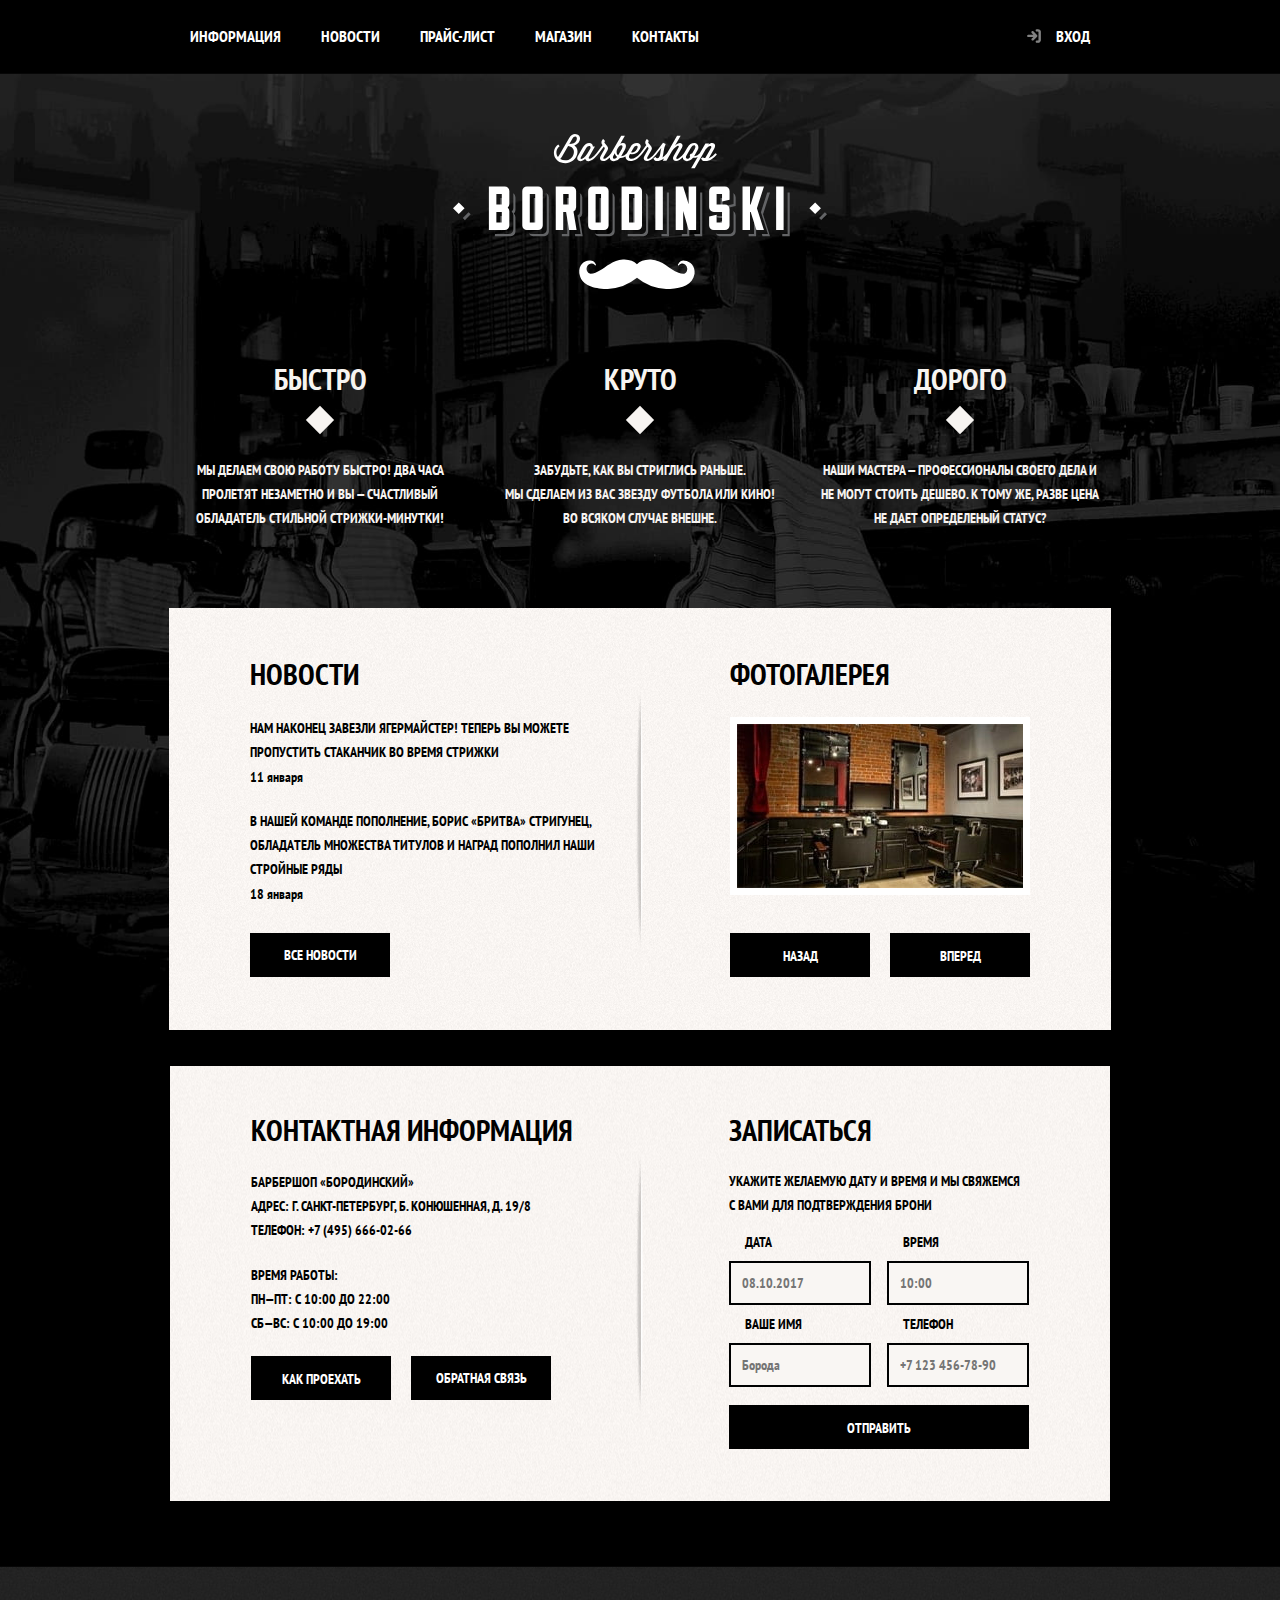
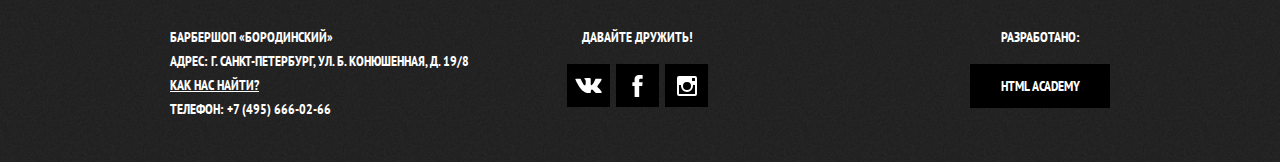
<file: index.html>
<!DOCTYPE html>
<html lang="ru">

<head>
    <meta charset="UTF-8">
    <meta name="Description" content="Барбершоп Borodinski предлагает услуги дорогой и суперстильной стрижки. Забудьте, как вы стриглись раньше. Мы сделаем из вас звезду футбола или кино! Во всяком случае внешне.">
    <title>Барбершоп Borodinski</title>

    <link rel="icon" type="image/svg+xml" href="favicon.svg">
    <link rel="stylesheet" href="css/style.css">
    <link href="https://fonts.googleapis.com/css2?family=PT+Sans+Narrow:wght@700&display=swap" rel="stylesheet">

</head>

<body>

    <header class="header">
        <div class="container">
            <nav class="header-nav">
                <ul class="nav-list">
                    <li class="nav-list__item">
                        <a class="nav-list__item-link" href="404.html">Информация</a>
                    </li>
                    <li class="nav-list__item">
                        <a class="nav-list__item-link" href="404.html">Новости</a>
                    </li>
                    <li class="nav-list__item">
                        <a class="nav-list__item-link" href="price.html">Прайс-лист</a>
                    </li>
                    <li class="nav-list__item">
                        <a class="nav-list__item-link" href="shop.html">Магазин</a>
                    </li>
                    <li class="nav-list__item">
                        <a class="nav-list__item-link" href="404.html">Контакты</a>
                    </li>
                    <li class="nav-list__item nav-list__item-login">
                        <a class="nav-list__item-link" href="404.html">
                            <svg class="icon-login" xmlns="http://www.w3.org/2000/svg" width="16" height="16">
                                <path d="M7.31 9.06l-.08.07-1.43 1.46a1.24 1.24 0 00-.23.32 1.17 1.17 0 00.19 1.33 1.15 1.15 0 00.95.37 1.18 1.18 0 00.79-.37l1.85-1.86 1.72-1.72a1.15 1.15 0 00.19-.27 1.11 1.11 0 00.12-.6 1 1 0 00-.21-.58c-.14-.17-.29-.32-.44-.48L7.34 3.34a1.1 1.1 0 00-1-.28 1.12 1.12 0 00-.7.41 1.14 1.14 0 00-.27.67 1.19 1.19 0 00.39 1l1.5 1.5.08.08H2.1a1.21 1.21 0 00-.72.42 1.15 1.15 0 00-.24 1 1.12 1.12 0 00.39.62 1.14 1.14 0 00.78.29h5zM12.51 8v3.93a.59.59 0 01-.26.5.67.67 0 01-.41.11h-1.27a1.18 1.18 0 00-.66.42 1.17 1.17 0 00.21 1.67 1.1 1.1 0 00.69.24h1a6 6 0 00.64 0 2.32 2.32 0 00.73-.24 3 3 0 00.62-.42 3.14 3.14 0 00.71-.86 2.88 2.88 0 00.35-1.42v-8.2a2.51 2.51 0 00-.26-.9 3.05 3.05 0 00-.88-1.07 2.88 2.88 0 00-1.78-.62h-1.32a1.15 1.15 0 00-.65.37 1.12 1.12 0 00-.31.73 1.1 1.1 0 00.18.67 1.13 1.13 0 001 .56h1.18a.62.62 0 01.55.56v3.94z"
                                fill="#fff" />
                                <path d="M7.31 9.06h-5a1.14 1.14 0 01-.78-.29 1.12 1.12 0 01-.39-.62 1.15 1.15 0 01.24-1 1.21 1.21 0 01.72-.45h5.24l-.08-.08-1.5-1.5a1.19 1.19 0 01-.39-1 1.14 1.14 0 01.27-.67 1.12 1.12 0 01.7-.41 1.1 1.1 0 011 .28l3.39 3.38c.15.15.3.31.44.48a1 1 0 01.21.58 1.11 1.11 0 01-.12.6 1.15 1.15 0 01-.19.27l-1.72 1.75-1.84 1.86a1.18 1.18 0 01-.79.37 1.15 1.15 0 01-.95-.37 1.17 1.17 0 01-.19-1.33 1.24 1.24 0 01.23-.32l1.43-1.44.08-.07z"
                                fill="#fff" />
                                <path d="M12.51 8V4.06a.62.62 0 00-.51-.57h-1.18a1.13 1.13 0 01-1-.56 1.1 1.1 0 01-.18-.67 1.12 1.12 0 01.36-.75 1.15 1.15 0 01.65-.37h1.32a2.88 2.88 0 011.78.62 3.05 3.05 0 01.85 1.04 2.51 2.51 0 01.26.9v8.2a2.88 2.88 0 01-.35 1.42 3.14 3.14 0 01-.71.86 3 3 0 01-.62.42 2.32 2.32 0 01-.73.24 5.94 5.94 0 01-.64 0h-1a1.1 1.1 0 01-.69-.24 1.17 1.17 0 01-.21-1.6 1.18 1.18 0 01.66-.42h1.27a.67.67 0 00.41-.11.59.59 0 00.26-.5V8.04z"
                                fill="#fff" />
                            </svg>
                            Вход
                        </a>
                    </li>
                </ul>
            </nav>
        </div>
    </header>

    <main class="index-main">
        <h1 class="visually-hidden">Барбершоп Borodinski</h1>

        <div class="logo">
            <div class="container">
                <img class="logo__image" src="img/svg/logo.svg" alt="Логотип барбершопа Borodinski" height="155">
            </div>
        </div>

        <section class="advantages">
            <div class="container">
                <h2 class="visually-hidden">Преимущества</h2>

                <ul class="advantages-list">
                    <li class="advantages-list__item">
                        <h3 class="advantages-list__item-header">Быстро</h3>
                        <p class="advantages-list__item-text">
                            Мы делаем свою работу быстро! Два часа пролетят незаметно и вы — счастливый обладатель стильной стрижки-минутки!
                        </p>
                    </li>
                    <li class="advantages-list__item">
                        <h3 class="advantages-list__item-header">Круто</h3>
                        <p class="advantages-list__item-text">
                            Забудьте, как вы стриглись раньше.
                            <br> Мы сделаем из вас звезду футбола или кино!
                            <br> Во всяком случае внешне.
                        </p>
                    </li>
                    <li class="advantages-list__item">
                        <h3 class="advantages-list__item-header">Дорого</h3>
                        <p class="advantages-list__item-text">
                            Наши мастера — профессионалы своего дела и
                            <br> не могут стоить дешево. К тому же, разве цена
                            <br> не дает определеный статус?
                        </p>
                    </li>
                </ul>
            </div>
        </section>

        <div class="container wrapper wrapper-first">
            <section class="news">
                <h2 class="news__header">Новости</h2>

                <ul class="news-list">
                    <li class="news-list__item">
                        <p class="news-list__item-text">
                            Нам наконец завезли ягермайстер! Теперь вы можете пропустить стаканчик во время стрижки
                        </p>
                        <p class="news-list__item-date">11 января</p>
                    </li>
                    <li class="news-list__item">
                        <p class="news-list__item-text">
                            В нашей команде пополнение, борис «бритва» стригунец, обладaтель множества титулов и наград пополнил наши стройные ряды
                        </p>
                        <p class="news-list__item-date">18 января</p>
                    </li>
                </ul>
                <a href="404.html" class="news__button button">Все новости</a>
            </section>

            <section class="gallery">
                <h2 class="gallery__header">Фотогалерея</h2>
                <div class="gallery__photo">
                    <img src="img/gallery_photo.jpg" alt="" class="photo__image">
                </div>
                <div class="gallery__button-wrapper">
                    <button type="button" class="gallery__button button">Назад</button>
                    <button type="button" class="gallery__button button">Вперед</button>
                </div>
            </section>
        </div>

        <div class="container wrapper wrapper-second">
            <section class="contacts">
                <h2 class="contacts__header">Контактная информация</h2>
                <p class="contacts__text">
                    Барбершоп «Бородинский»
                    <br> Адрес: г. Санкт-петербург, б. Конюшенная, д. 19/8
                    <br> Телефон: +7 (495) 666-02-66
                    <br>
                </p>
                <p class="contacts__text">
                    Время работы:
                    <br> Пн—пт: с 10:00 до 22:00
                    <br> Сб—вс: с 10:00 до 19:00
                    <br>
                </p>
                <div class="contacts__button-wrapper">
                    <button type="button" class="contacts__button map-button button">Как проехать</button>
                    <a href="404.html" class="contacts__button button">Обратная связь</a>
                </div>
            </section>

            <section class="feedback">
                <h2 class="feedback__header">Записаться</h2>
                <p class="feedback__text">
                    Укажите желаемую дату и время и мы свяжемся
                    <br> с вами для подтверждения брони
                </p>

                <form action="#" class="feedback-form">
                    <label class="feedback-form__label">
                        <span class="feedback-form__lable-text">Дата</span>
                        <br>
                        <input type="text" onfocus="(this.type='date')" onblur="if(this.value==''){this.type='text'}" class="feedback-form__input" placeholder="08.10.2017" required>
                        <br>
                    </label>
                    <label class="feedback-form__label">
                        <span class="feedback-form__lable-text">Время</span>
                        <br>
                        <input type="text" onfocus="(this.type='time')" onblur="if(this.value==''){this.type='text'}" class="feedback-form__input" placeholder="10:00" required>
                        <br>
                    </label>
                    <label class="feedback-form__label">
                        <span class="feedback-form__lable-text">Ваше имя</span>
                        <br>
                        <input type="text" class="feedback-form__input" placeholder="Борода" required>
                        <br>
                    </label>
                    <label class="feedback-form__label">
                        <span class="feedback-form__lable-text">Телефон</span>
                        <br>
                        <input type="tel" class="feedback-form__input" placeholder="+7 123 456-78-90" maxlength="12" required>
                        <br>
                    </label>
                    <button type="submit" class="feedback-form__button button">
                        Отправить
                    </button>
                </form>
            </section>
        </div>
    </main>

    <footer class="footer">
        <div class="container">
            <p class="footer__text">
                Барбершоп «Бородинский»
                <br> Адрес: г. Санкт-петербург, ул. Б. Конюшенная, д. 19/8
                <br>
                <span class="footer__text--underline">Как нас найти?</span>
                <br> Телефон: +7 (495) 666-02-66
                <br>
            </p>

            <div class="footer-socials">
                <p class="footer-socials__text">Давайте дружить!</p>
                <ul class="footer-socials__list">
                    <li class="footer-socials__item">
                        <a href="https://vk.com/" class="footer-socials__link">
                            <svg class="footer-socials__icon" xmlns="http://www.w3.org/2000/svg" width="27" height="15" viewBox="0 0 26.14 14.91">
                                <path d="M26 13.47l-.09-.17a13.55 13.55 0 0 0-2.6-3q-.87-.83-1.1-1.12A1 1 0 0 1 22 8a10.27 10.27 0 0 1 1.22-1.78l.88-1.16q2.35-3.13 2-4L26 .94a.8.8 0 0 0-.4-.22 2.14 2.14 0 0 0-.87 0h-3.92a.51.51 0 0 0-.27 0h-.3a.6.6 0 0 0-.15.14.93.93 0 0 0-.14.24 22.22 22.22 0 0 1-1.46 3.06q-.5.84-.93 1.46a7 7 0 0 1-.71.91 4.94 4.94 0 0 1-.52.47q-.23.18-.35.15l-.23-.05a.9.9 0 0 1-.31-.33 1.49 1.49 0 0 1-.16-.53V1.6a3.14 3.14 0 0 0 0-.62 2.12 2.12 0 0 0-.14-.44.73.73 0 0 0-.28-.33 1.57 1.57 0 0 0-.46-.18A9 9 0 0 0 12.57 0a8.93 8.93 0 0 0-3.25.33 1.83 1.83 0 0 0-.52.41q-.25.3-.07.33a1.67 1.67 0 0 1 1.16.59l.08.16a2.6 2.6 0 0 1 .19.63 6.32 6.32 0 0 1 .12 1 10.59 10.59 0 0 1 0 1.7q-.07.71-.13 1.1a2.21 2.21 0 0 1-.18.64 2.69 2.69 0 0 1-.16.3l-.07.07a1 1 0 0 1-.37.07.86.86 0 0 1-.46-.19 3.27 3.27 0 0 1-.56-.52 7 7 0 0 1-.66-.93q-.37-.6-.76-1.42l-.22-.39q-.2-.38-.56-1.11t-.62-1.43A.9.9 0 0 0 5.2.9h-.07a.93.93 0 0 0-.22-.16A1.44 1.44 0 0 0 4.6.65L.87.68A1 1 0 0 0 .1.94L0 1a.44.44 0 0 0 0 .22 1.08 1.08 0 0 0 .08.37Q.9 3.53 1.86 5.31t1.66 2.87Q4.23 9.27 5 10.24t1 1.24l.37.41.34.33a8.06 8.06 0 0 0 1 .78 16.34 16.34 0 0 0 1.4.9 7.6 7.6 0 0 0 1.79.72 6.19 6.19 0 0 0 2 .22h1.57a1.08 1.08 0 0 0 .72-.3l.05-.07a.9.9 0 0 0 .1-.25 1.38 1.38 0 0 0 0-.37 4.48 4.48 0 0 1 .09-1.05 2.77 2.77 0 0 1 .23-.71 1.74 1.74 0 0 1 .29-.4 1.19 1.19 0 0 1 .23-.2h.11a.86.86 0 0 1 .77.21 4.52 4.52 0 0 1 .83.79q.39.47.93 1.05a6.41 6.41 0 0 0 1 .87l.27.16a3.31 3.31 0 0 0 .71.3 1.53 1.53 0 0 0 .76.07l3.48-.05a1.58 1.58 0 0 0 .8-.17.68.68 0 0 0 .34-.37 1.06 1.06 0 0 0 0-.46 1.71 1.71 0 0 0-.1-.36z"
                                fill="#000" />
                            </svg>
                            <span class="visually-hidden">ВКонтакте</span>
                        </a>
                    </li>
                    <li class="footer-socials__item">
                        <a href="https://facebook.com" class="footer-socials__link">
                            <svg class="footer-socials__icon" xmlns="http://www.w3.org/2000/svg" width="19" height="22" viewBox="0 0 10.15 21.74">
                                <path d="M3.34 1.12A4.77 4.77 0 016.53 0h3.61v3.81H7.81a1.07 1.07 0 00-1.09.83v2.55h3.42a50.22 50.22 0 01-.41 3.67h-3v10.87H2.21V10.86H0V7.21h2.19V3.66a3.83 3.83 0 011.15-2.54z" fill="#000" />
                            </svg>
                            <span class="visually-hidden">Facebook</span>
                        </a>
                    </li>
                    <li class="footer-socials__item">
                        <a href="https://instagram.com/" class="footer-socials__link">
                            <svg class="footer-socials__icon" xmlns="http://www.w3.org/2000/svg" width="20" height="20">
                                <path d="M18 0H2a2 2 0 00-2 2v16a2 2 0 002 2h16a2 2 0 002-2V2a2 2 0 00-2-2zm-8 6a4 4 0 11-4 4 4 4 0 014-4zM2.5 18a.47.47 0 01-.5-.5V9h2.1a3.4 3.4 0 00-.1 1 6 6 0 1012 0 3.4 3.4 0 00-.1-1H18v8.5a.47.47 0 01-.5.5zM18 4.5a.47.47 0 01-.5.5h-2a.47.47 0 01-.5-.5v-2a.47.47 0 01.5-.5h2a.47.47 0 01.5.5z"
                                fill="#000" />
                            </svg>
                            <span class="visually-hidden">Instagram</span>
                        </a>
                    </li>
                </ul>
            </div>

            <div class="footer-authors">
                <p class="footer-authors__text">
                    Разработано:
                    <br>
                    <a href="https://htmlacademy.ru/" class="footer-authors__link button">
              HTML Academy
            </a>
                </p>
            </div>
        </div>
    </footer>

    <div class="backing"></div>

    <section class="login">
        <h2 class="login__heading">Личный кабинет</h2>
        <p class="login__text">
            Введите пожалуйста свой логин и пароль
        </p>
        <form action="#" class="login-form">
            <label>
                <span class="visually-hidden">Логин:</span>
                <input type="text" class="login-form__input-text login-form__input-login" placeholder="Логин" required>
            </label>
            <br>
            <label>
                <span class="visually-hidden">Пароль:</span>
                <input type="password" class="login-form__input-text login-form__input-pass" placeholder="Пароль" required>
            </label>
            <br>
            <div class="login-form__wrapper">
                <label>
                    <input type="checkbox" class="login-form__input-check">
                    <span class="login-form__input-check-text">Запомните меня</span>
                </label>
                <a href="404.html" class="login-form__link">Я забыл пароль!</a>
            </div>
            <button class="login-form__button button">Войти</button>
        </form>
        <button type="button" class="modal-close close-login" aria-label="Закрыть модальное окно"></button>
    </section>

    <section class="modal-map">
        <h2 class="visually-hidden">Как до нас добраться</h2>
        <img src="img/map.jpg" alt="Карта местности, Большая Конюшенная улица, дом 19" class="map__image visually-hidden">
        <iframe src="https://www.google.com/maps/embed?pb=!1m18!1m12!1m3!1d1998.5991043651638!2d30.32089461615038!3d59.93879418187617!2m3!1f0!2f0!3f0!3m2!1i1024!2i768!4f13.1!3m3!1m2!1s0x4696310fca5ba729%3A0xea9c53d4493c879f!2z0JHQvtC70YzRiNCw0Y8g0JrQvtC90Y7RiNC10L3QvdCw0Y8g0YPQuy4sIDE5LCDQodCw0L3QutGCLdCf0LXRgtC10YDQsdGD0YDQsywgMTkxMTg2!5e0!3m2!1sru!2sru!4v1599695186464!5m2!1sru!2sru"
        width="766" height="560" style="border:0;" allowfullscreen="" aria-hidden="false" tabindex="0"></iframe>
        <button type="button" class="modal-close close-map" aria-label="Закрыть модальное окно"></button>
    </section>

    <script src="js/modals.js"></script>
</body>

</html>
</file>
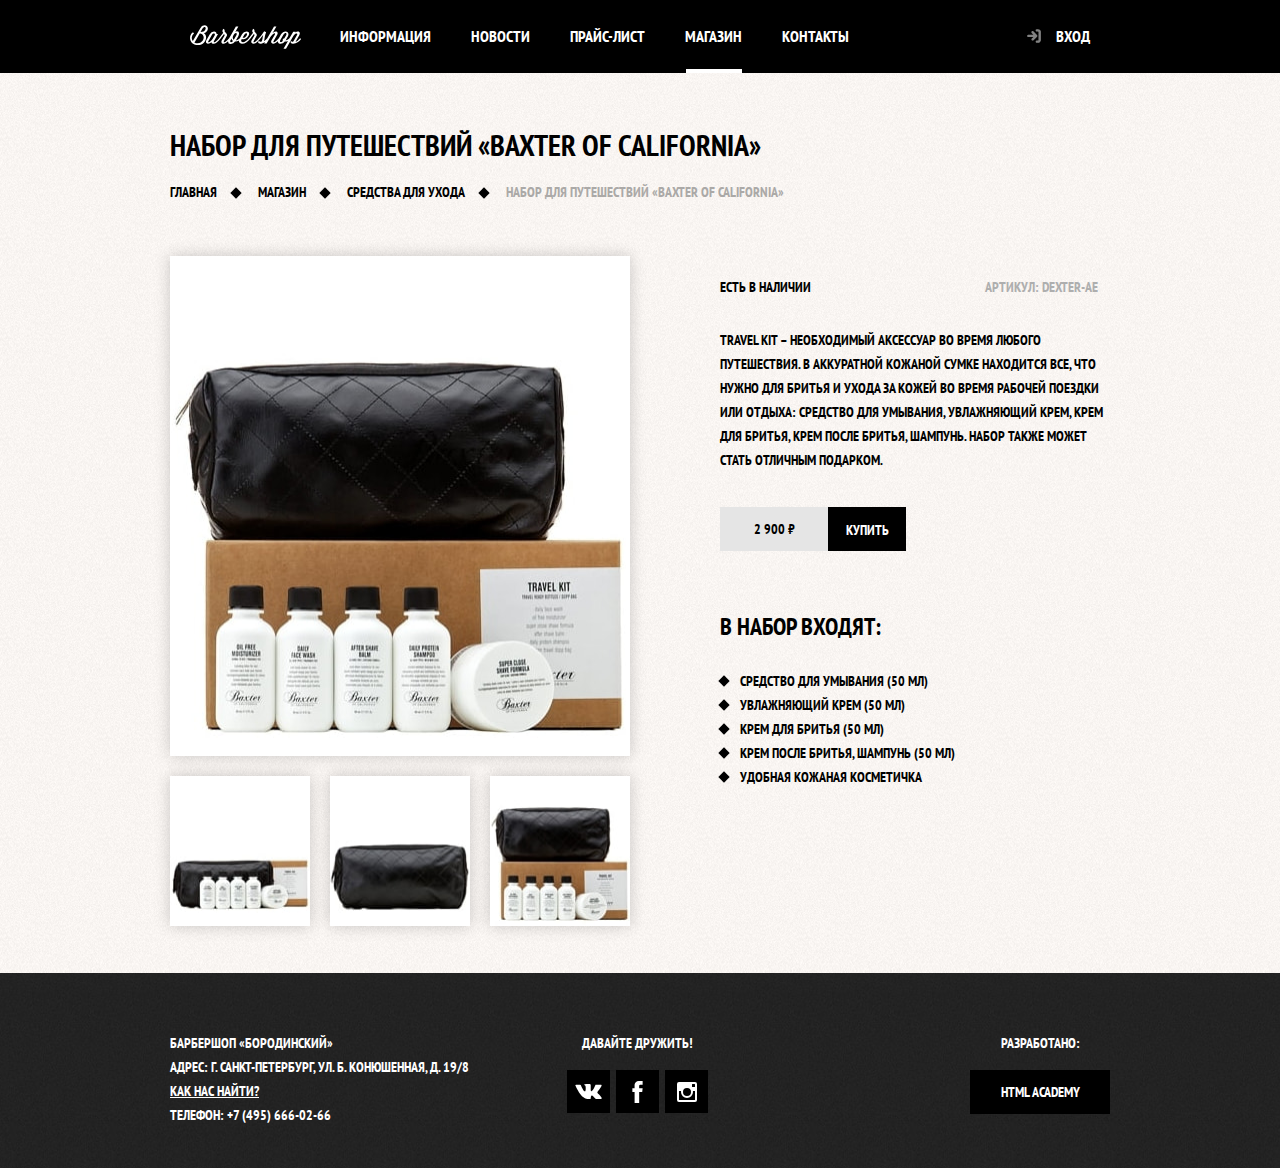
<file: item.html>
<!DOCTYPE html>
<html lang="ru">

<head>
    <meta charset="UTF-8">
    <meta name="Description" content="Travel kit – необходимый аксессуар во время любого путешествия. В аккуратной кожаной сумке находится все, что нужно для бритья и ухода за кожей во время рабочей поездки или отдыха: средство для умывания, увлажняющий крем, крем для бритья, крем после бритья, шампунь. Набор также может стать отличным подарком.">
    <title>Набор для путешествий «Baxter of California»</title>

    <link rel="icon" type="image/svg+xml" href="favicon.svg">
    <link rel="stylesheet" href="css/style.css">
    <link href="https://fonts.googleapis.com/css2?family=PT+Sans+Narrow:wght@700&display=swap" rel="stylesheet">

</head>

<body>
    <header class="header">
        <div class="container">
            <nav class="header-nav">
                <ul class="nav-list">
                    <li class="nav-list__item">
                        <a class="nav-list__item-link nav-list__item-logo" href="index.html">
                            <svg xmlns="http://www.w3.org/2000/svg" width="111" height="24" aria-label="Главная">
                                <path d="M13.93 8.17c5-1.67 5.34-7.88.45-7.88a5.06 5.06 0 00-4.06 2.88l-6.6 11.42A9.54 9.54 0 012.77 16 5.24 5.24 0 014 8.62L3 7.37c-5.14 3.28-3.63 12.75 5 12.75 7.26 0 10.66-8.81 5.93-11.95zM7.87 18.23a7.06 7.06 0 01-3.54-.85 12.72 12.72 0 001.23-1.75l4.13-7.15.66.07c5.76 1.21 3.47 9.68-2.48 9.68zM10.51 7l2-3.4c1.79-3.09 4.08-1.27 2.85 1C14.41 6.45 13 7 10.51 7z"
                                fill="#000" />
                                <path d="M110.08 13.37l-.17.19a11.55 11.55 0 01-4.49 3.44c.4-.64.71-1.32 1-1.84l2.71-4.65c2.29-3.89-1.42-5.19-3.92-2.95l.5-.85h-2.46l-3.84 6.66-.17.19a5.29 5.29 0 01-3.71 1.82l2.32-4c1.49-2.57.12-5-2.2-5-1.89 0-3.35.76-4.77 3.21l-1.2 2.1-1 1.72-.13.15c-1.77 2.05-3.49 3.68-4.58 3.68-.54 0-.85-.38-.28-1.34l3.54-6.21c1.06-1.87 0-3.21-1.32-3.21a5 5 0 00-3.42 1.87l3.92-6.82H84L77.13 13.4l-.14.16A15.28 15.28 0 0174 16.22c.78-2.34.62-5.92 2.13-9.07l-1.85-1c-1 1.39-3.23 4.6-5.45 7.2l-.17.19c-1.77 2.05-3.49 3.68-4.58 3.68-.54 0-.85-.38-.28-1.34l2.46-4.3a2.51 2.51 0 00-.35-3.33l-1.34-1.63a1 1 0 01.14-1.42l-1.27-1.39C62 5.06 61.92 6.45 62.8 7.59l.21.28c-1.09 1.53-2.55 3.61-4.15 5.5l-.17.19c-1.77 2.05-4 3.68-5.76 3.68-1.51 0-2.41-.94-1.28-2.93l.24-.42c1.58.66 4.56.35 6.4-2.83l.35-.61c1.32-2.27 0-4-2-4a5.19 5.19 0 00-4.6 2.83l-2.34 4.11-.15.17a5.24 5.24 0 01-3.71 1.82l2.31-4a6 6 0 00.92-2.81 2.1 2.1 0 00-2.22-2.2 2.86 2.86 0 00-1.6.54l3.12-5.41h-2.5L39 13.41l-.13.15c-1.77 2.05-3.49 3.68-4.58 3.68-.54 0-.85-.38-.28-1.34l2.45-4.3a2.51 2.51 0 00-.35-3.33l-1.38-1.65a1 1 0 01.14-1.42L33.6 3.81c-1.39 1.25-1.51 2.64-.6 3.78l.21.28c-1.09 1.53-2.55 3.61-4.15 5.5l-.17.19c-1.77 2.05-3.49 3.68-4.58 3.68-.54 0-.85-.38-.28-1.34L28 9h-1.43A2.55 2.55 0 0024 6.48a5.45 5.45 0 00-4.2 2.83l-3.44 5.95c-1 1.82-.31 3.49 1.68 3.49a6 6 0 003.4-1.6 1.9 1.9 0 002.13 1.6c2 0 4.36-2.17 6.4-4.53C31.13 12.85 32 11.62 34 9l.32.4a1.21 1.21 0 01.14 1.39l-2.6 4.51c-1 1.82-.31 3.49 1.68 3.49 1.43 0 3-1.07 4.51-2.52a2.58 2.58 0 002.83 2.62 5.43 5.43 0 004.18-2.29 4.16 4.16 0 00.54 0 7.2 7.2 0 003.26-1c-.13 1.77 1.16 3.12 3.33 3.12 2.79 0 5.55-2.17 7.58-4.53 1.18-1.37 2.1-2.6 4.06-5.26l.33.4a1.21 1.21 0 01.14 1.39l-2.6 4.51c-1 1.82-.31 3.49 1.68 3.49s4.36-2.17 6.4-4.53c1.39-1.6 2.62-3.33 3.49-4.48-1 2.55-.45 7.13-2.78 7.13a1.37 1.37 0 01-1.16-.9l-1.53.8a2.67 2.67 0 002.68 2 6.65 6.65 0 00.68 0h.07A8.61 8.61 0 0075 17.06l-.84 1.47h2.48L80.38 12c3.78-4.74 5.46-4.13 4.39-2.31l-3.19 5.55c-1 1.81-.3 3.49 1.68 3.49 1.43 0 3-1.07 4.52-2.53 0 3.13 4.34 3.74 7 .38h.54A6.77 6.77 0 0098 16l-4.47 7.75H96l7.34-12.77c2.74-3.73 4.46-2.36 3.82-1.25l-3.71 6.42a1 1 0 01-1.77 0l-1.39.66a2.67 2.67 0 002.69 2h.14c3.56-.07 5.9-2.2 7.91-4.53a1.54 1.54 0 00-.95-.91zm-55.9-3.45c1.42-2.43 3.92-2 2.45.52l-.35.61c-1.18 2-2.76 2-3.68 1.63zm-31.46 3.87c-1.49 2.34-3 3.45-4 3.45-.54 0-.85-.38-.28-1.34l3.42-6c1.32-2.29 3.94-1.7 2.74.52zm18.48 3.35a.92.92 0 01-1-.94 2.76 2.76 0 01.43-1.27l.87-1.51A3.61 3.61 0 0043.06 16a2.3 2.3 0 01-1.86 1.14zm2.57-2.38a2.65 2.65 0 01-1-2.22c0-1.75 1.7-4.6 3.09-4.6A.94.94 0 0146.75 9a3 3 0 01-.47 1.46zm50.42-1.23h-.12A1.45 1.45 0 0092.63 15a1.62 1.62 0 00.24.83c-1.16 2-4 1.6-2.5-.94l1.87-3.23 1.18-2c1.72-2.93 4.08-1.77 2.6.78z"
                                fill="#000" />
                            </svg>
                        </a>
                    </li>
                    <li class="nav-list__item">
                        <a class="nav-list__item-link" href="404.html">Информация</a>
                    </li>
                    <li class="nav-list__item">
                        <a class="nav-list__item-link" href="404.html">Новости</a>
                    </li>
                    <li class="nav-list__item">
                        <a class="nav-list__item-link" href="price.html">Прайс-лист</a>
                    </li>
                    <li class="nav-list__item">
                        <a class="nav-list__item-link nav-list__item--current" href="404.html">Магазин</a>
                    </li>
                    <li class="nav-list__item">
                        <a class="nav-list__item-link" href="404.html">Контакты</a>
                    </li>
                    <li class="nav-list__item nav-list__item-login">
                        <a class="nav-list__item-link" href="404.html">
                            <svg class="icon-login" xmlns="http://www.w3.org/2000/svg" width="16" height="16">
                                <path d="M7.31 9.06l-.08.07-1.43 1.46a1.24 1.24 0 00-.23.32 1.17 1.17 0 00.19 1.33 1.15 1.15 0 00.95.37 1.18 1.18 0 00.79-.37l1.85-1.86 1.72-1.72a1.15 1.15 0 00.19-.27 1.11 1.11 0 00.12-.6 1 1 0 00-.21-.58c-.14-.17-.29-.32-.44-.48L7.34 3.34a1.1 1.1 0 00-1-.28 1.12 1.12 0 00-.7.41 1.14 1.14 0 00-.27.67 1.19 1.19 0 00.39 1l1.5 1.5.08.08H2.1a1.21 1.21 0 00-.72.42 1.15 1.15 0 00-.24 1 1.12 1.12 0 00.39.62 1.14 1.14 0 00.78.29h5zM12.51 8v3.93a.59.59 0 01-.26.5.67.67 0 01-.41.11h-1.27a1.18 1.18 0 00-.66.42 1.17 1.17 0 00.21 1.67 1.1 1.1 0 00.69.24h1a6 6 0 00.64 0 2.32 2.32 0 00.73-.24 3 3 0 00.62-.42 3.14 3.14 0 00.71-.86 2.88 2.88 0 00.35-1.42v-8.2a2.51 2.51 0 00-.26-.9 3.05 3.05 0 00-.88-1.07 2.88 2.88 0 00-1.78-.62h-1.32a1.15 1.15 0 00-.65.37 1.12 1.12 0 00-.31.73 1.1 1.1 0 00.18.67 1.13 1.13 0 001 .56h1.18a.62.62 0 01.55.56v3.94z"
                                fill="#fff" />
                                <path d="M7.31 9.06h-5a1.14 1.14 0 01-.78-.29 1.12 1.12 0 01-.39-.62 1.15 1.15 0 01.24-1 1.21 1.21 0 01.72-.45h5.24l-.08-.08-1.5-1.5a1.19 1.19 0 01-.39-1 1.14 1.14 0 01.27-.67 1.12 1.12 0 01.7-.41 1.1 1.1 0 011 .28l3.39 3.38c.15.15.3.31.44.48a1 1 0 01.21.58 1.11 1.11 0 01-.12.6 1.15 1.15 0 01-.19.27l-1.72 1.75-1.84 1.86a1.18 1.18 0 01-.79.37 1.15 1.15 0 01-.95-.37 1.17 1.17 0 01-.19-1.33 1.24 1.24 0 01.23-.32l1.43-1.44.08-.07z"
                                fill="#fff" />
                                <path d="M12.51 8V4.06a.62.62 0 00-.51-.57h-1.18a1.13 1.13 0 01-1-.56 1.1 1.1 0 01-.18-.67 1.12 1.12 0 01.36-.75 1.15 1.15 0 01.65-.37h1.32a2.88 2.88 0 011.78.62 3.05 3.05 0 01.85 1.04 2.51 2.51 0 01.26.9v8.2a2.88 2.88 0 01-.35 1.42 3.14 3.14 0 01-.71.86 3 3 0 01-.62.42 2.32 2.32 0 01-.73.24 5.94 5.94 0 01-.64 0h-1a1.1 1.1 0 01-.69-.24 1.17 1.17 0 01-.21-1.6 1.18 1.18 0 01.66-.42h1.27a.67.67 0 00.41-.11.59.59 0 00.26-.5V8.04z"
                                fill="#fff" />
                            </svg>
                            Вход
                        </a>
                    </li>
                </ul>
            </nav>
        </div>
    </header>

    <main class="page-main">
        <div class="container">

            <header class="page-header">
                <h1 class="page__heading">Набор для путешествий «Baxter of California»</h1>

                <nav class="page-nav">
                    <ul class="page-navlist">
                        <li class="page-navlist__item">
                            <a href="index.html">Главная</a>
                        </li>
                        <li class="page-navlist__item">
                            <a href="shop.html">Магазин</a>
                        </li>
                        <li class="page-navlist__item">
                            <a href="shop.html">Средства для ухода</a>
                        </li>
                        <li class="page-navlist__item">
                            <a>Набор для путешествий «Baxter of California»</a>
                        </li>
                    </ul>
                </nav>
            </header>

            <div class="item-main">

                <div class="item-photo">
                    <img src="img/item_preview_big.jpg" alt="Фотография товара" class="item-photo__item item-photo__item-big">
                    <img src="img/item_preview_sm1.jpg" alt="Фотография товара" class="item-photo__item item-photo__item-small">
                    <img src="img/item_preview_sm2.jpg" alt="Фотография товара" class="item-photo__item item-photo__item-small">
                    <img src="img/item_preview_sm3.jpg" alt="Фотография товара" class="item-photo__item item-photo__item-small">
                </div>

                <section class="item-desc">

                    <h2 class="visually-hidden">Информация о товаре</h2>

                    <div class="desc__wrapper">
                        <p class="desc__stock">Есть в наличии</p>
                        <p class="desc__part-number">Артикул: dexter-ae</p>
                    </div>

                    <p class="desc__text">
                        Travel Kit – необходимый аксессуар во время любого путешествия. В аккуратной кожаной сумке находится все, что нужно для бритья и ухода за кожей во время рабочей поездки или отдыха: средство для умывания, увлажняющий крем, крем для бритья, крем после бритья,
                        шампунь. Набор также может стать отличным подарком.
                    </p>

                    <div class="desc__button-wrapper">
                        <p class="desc__price"><span class="visually-hidden">Цена: </span>2 900 ₽</p>
                        <button class="desc__button button">Купить</button>
                    </div>

                    <p class="desc-include__text">В набор входят:</p>
                    <ul class="include-list">
                        <li class="include-list__item">Средство для умывания (50 мл)</li>
                        <li class="include-list__item">Увлажняющий крем (50 мл)</li>
                        <li class="include-list__item">Крем для бритья (50 мл)</li>
                        <li class="include-list__item">Крем после бритья, шампунь (50 мл)</li>
                        <li class="include-list__item">Удобная кожаная косметичка</li>
                    </ul>
                </section>

            </div>

        </div>
    </main>

    <footer class="footer">
        <div class="container">
            <p class="footer__text">
                Барбершоп «Бородинский»
                <br> Адрес: г. Санкт-петербург, ул. Б. Конюшенная, д. 19/8
                <br>
                <span class="footer__text--underline">Как нас найти?</span>
                <br> Телефон: +7 (495) 666-02-66
                <br>
            </p>

            <div class="footer-socials">
                <p class="footer-socials__text">Давайте дружить!</p>
                <ul class="footer-socials__list">
                    <li class="footer-socials__item">
                        <a href="https://vk.com/" class="footer-socials__link">
                            <svg class="footer-socials__icon" xmlns="http://www.w3.org/2000/svg" width="27" height="15" viewBox="0 0 26.14 14.91">
                                <path d="M26 13.47l-.09-.17a13.55 13.55 0 0 0-2.6-3q-.87-.83-1.1-1.12A1 1 0 0 1 22 8a10.27 10.27 0 0 1 1.22-1.78l.88-1.16q2.35-3.13 2-4L26 .94a.8.8 0 0 0-.4-.22 2.14 2.14 0 0 0-.87 0h-3.92a.51.51 0 0 0-.27 0h-.3a.6.6 0 0 0-.15.14.93.93 0 0 0-.14.24 22.22 22.22 0 0 1-1.46 3.06q-.5.84-.93 1.46a7 7 0 0 1-.71.91 4.94 4.94 0 0 1-.52.47q-.23.18-.35.15l-.23-.05a.9.9 0 0 1-.31-.33 1.49 1.49 0 0 1-.16-.53V1.6a3.14 3.14 0 0 0 0-.62 2.12 2.12 0 0 0-.14-.44.73.73 0 0 0-.28-.33 1.57 1.57 0 0 0-.46-.18A9 9 0 0 0 12.57 0a8.93 8.93 0 0 0-3.25.33 1.83 1.83 0 0 0-.52.41q-.25.3-.07.33a1.67 1.67 0 0 1 1.16.59l.08.16a2.6 2.6 0 0 1 .19.63 6.32 6.32 0 0 1 .12 1 10.59 10.59 0 0 1 0 1.7q-.07.71-.13 1.1a2.21 2.21 0 0 1-.18.64 2.69 2.69 0 0 1-.16.3l-.07.07a1 1 0 0 1-.37.07.86.86 0 0 1-.46-.19 3.27 3.27 0 0 1-.56-.52 7 7 0 0 1-.66-.93q-.37-.6-.76-1.42l-.22-.39q-.2-.38-.56-1.11t-.62-1.43A.9.9 0 0 0 5.2.9h-.07a.93.93 0 0 0-.22-.16A1.44 1.44 0 0 0 4.6.65L.87.68A1 1 0 0 0 .1.94L0 1a.44.44 0 0 0 0 .22 1.08 1.08 0 0 0 .08.37Q.9 3.53 1.86 5.31t1.66 2.87Q4.23 9.27 5 10.24t1 1.24l.37.41.34.33a8.06 8.06 0 0 0 1 .78 16.34 16.34 0 0 0 1.4.9 7.6 7.6 0 0 0 1.79.72 6.19 6.19 0 0 0 2 .22h1.57a1.08 1.08 0 0 0 .72-.3l.05-.07a.9.9 0 0 0 .1-.25 1.38 1.38 0 0 0 0-.37 4.48 4.48 0 0 1 .09-1.05 2.77 2.77 0 0 1 .23-.71 1.74 1.74 0 0 1 .29-.4 1.19 1.19 0 0 1 .23-.2h.11a.86.86 0 0 1 .77.21 4.52 4.52 0 0 1 .83.79q.39.47.93 1.05a6.41 6.41 0 0 0 1 .87l.27.16a3.31 3.31 0 0 0 .71.3 1.53 1.53 0 0 0 .76.07l3.48-.05a1.58 1.58 0 0 0 .8-.17.68.68 0 0 0 .34-.37 1.06 1.06 0 0 0 0-.46 1.71 1.71 0 0 0-.1-.36z"
                                fill="#000" />
                            </svg>
                            <span class="visually-hidden">ВКонтакте</span>
                        </a>
                    </li>
                    <li class="footer-socials__item">
                        <a href="https://facebook.com" class="footer-socials__link">
                            <svg class="footer-socials__icon" xmlns="http://www.w3.org/2000/svg" width="19" height="22" viewBox="0 0 10.15 21.74">
                                <path d="M3.34 1.12A4.77 4.77 0 016.53 0h3.61v3.81H7.81a1.07 1.07 0 00-1.09.83v2.55h3.42a50.22 50.22 0 01-.41 3.67h-3v10.87H2.21V10.86H0V7.21h2.19V3.66a3.83 3.83 0 011.15-2.54z" fill="#000" />
                            </svg>
                            <span class="visually-hidden">Facebook</span>
                        </a>
                    </li>
                    <li class="footer-socials__item">
                        <a href="https://instagram.com/" class="footer-socials__link">
                            <svg class="footer-socials__icon" xmlns="http://www.w3.org/2000/svg" width="20" height="20">
                                <path d="M18 0H2a2 2 0 00-2 2v16a2 2 0 002 2h16a2 2 0 002-2V2a2 2 0 00-2-2zm-8 6a4 4 0 11-4 4 4 4 0 014-4zM2.5 18a.47.47 0 01-.5-.5V9h2.1a3.4 3.4 0 00-.1 1 6 6 0 1012 0 3.4 3.4 0 00-.1-1H18v8.5a.47.47 0 01-.5.5zM18 4.5a.47.47 0 01-.5.5h-2a.47.47 0 01-.5-.5v-2a.47.47 0 01.5-.5h2a.47.47 0 01.5.5z"
                                fill="#000" />
                            </svg>
                            <span class="visually-hidden">Instagram</span>
                        </a>
                    </li>
                </ul>
            </div>

            <div class="footer-authors">
                <p class="footer-authors__text">
                    Разработано:
                    <br>
                    <a href="https://htmlacademy.ru/" class="footer-authors__link button">
            HTML Academy
          </a>
                </p>
            </div>
        </div>
    </footer>

    <div class="backing"></div>

    <section class="login">
        <h2 class="login__heading">Личный кабинет</h2>
        <p class="login__text">
            Введите пожалуйста свой логин и пароль
        </p>
        <form action="#" class="login-form">
            <label>
                <span class="visually-hidden">Логин:</span>
                <input type="text" class="login-form__input-text login-form__input-login" placeholder="Логин" required>
            </label>
            <br>
            <label>
                <span class="visually-hidden">Пароль:</span>
                <input type="password" class="login-form__input-text login-form__input-pass" placeholder="Пароль" required>
            </label>
            <br>
            <div class="login-form__wrapper">
                <label>
                    <input type="checkbox" class="login-form__input-check">
                    <span class="login-form__input-check-text">Запомните меня</span>
                </label>
                <a href="404.html" class="login-form__link">Я забыл пароль!</a>
            </div>
            <button class="login-form__button button">Войти</button>
        </form>
        <button type="button" class="modal-close close-login" aria-label="Закрыть модальное окно"></button>
    </section>

    <script src="js/modals.js"></script>

</body>

</html>
</file>
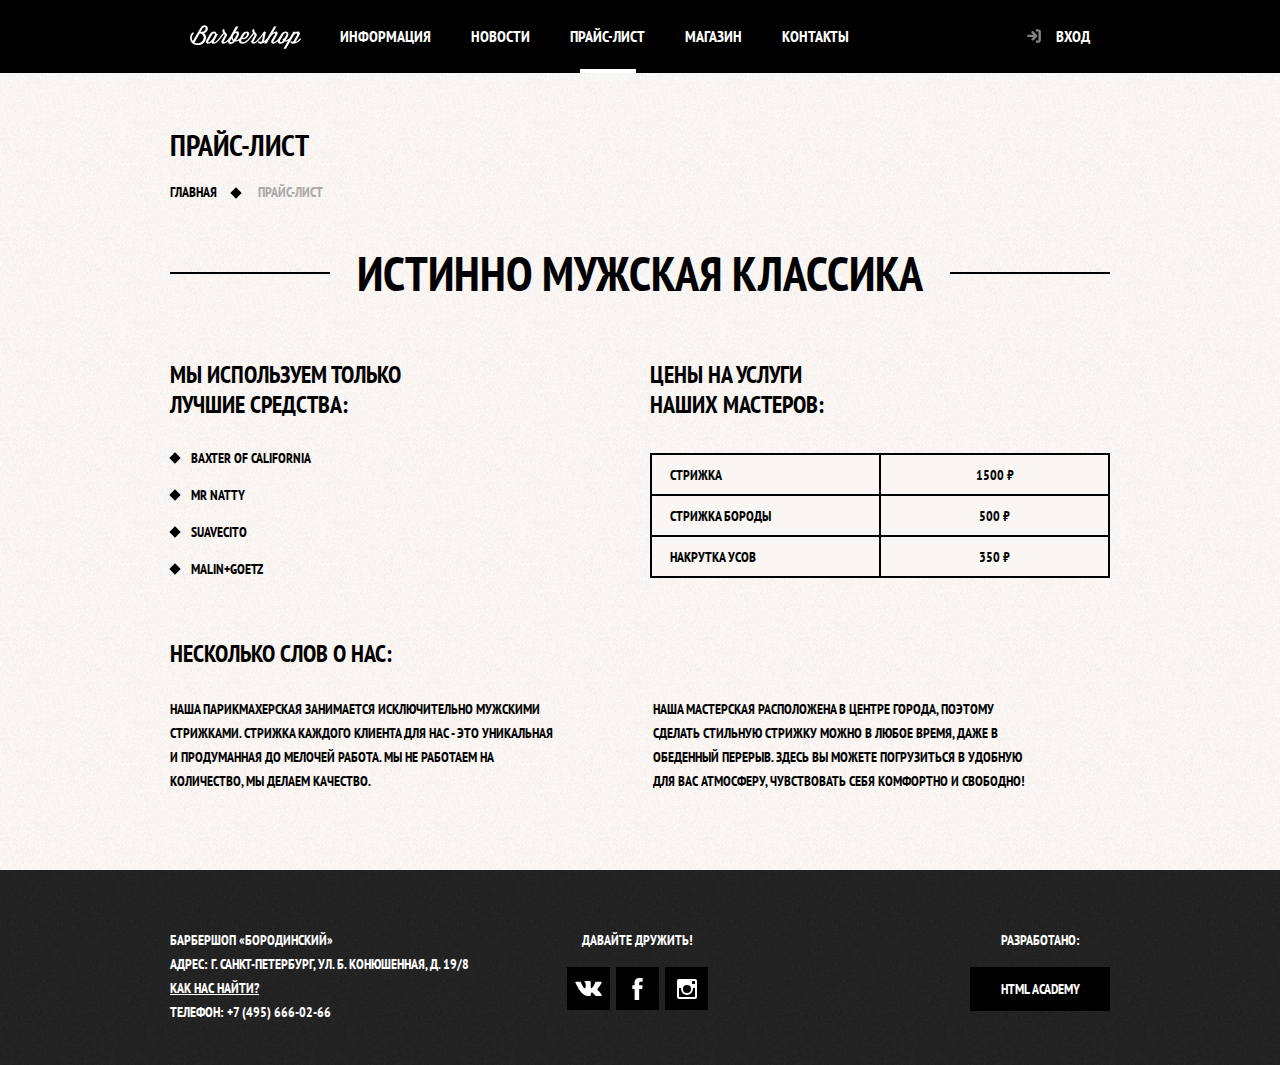
<file: price.html>
<!DOCTYPE html>
<html lang="ru">

<head>
    <meta charset="UTF-8">
    <meta name="Description" content="Прайс-лист лучшего в Питере салона стрижки. Высокие цены - высокий статус. Качество наше все.">
    <title>Прайс-Лист Borodinski</title>

    <link rel="icon" type="image/svg+xml" href="favicon.svg">
    <link rel="stylesheet" href="css/style.css">
    <link href="https://fonts.googleapis.com/css2?family=PT+Sans+Narrow:wght@700&display=swap" rel="stylesheet">

</head>

<body>
    <header class="header">
        <div class="container">
            <nav class="header-nav">
                <ul class="nav-list">
                    <li class="nav-list__item">
                        <a class="nav-list__item-link nav-list__item-logo" href="index.html">
                            <svg xmlns="http://www.w3.org/2000/svg" width="111" height="24" aria-label="Главная">
                                <path d="M13.93 8.17c5-1.67 5.34-7.88.45-7.88a5.06 5.06 0 00-4.06 2.88l-6.6 11.42A9.54 9.54 0 012.77 16 5.24 5.24 0 014 8.62L3 7.37c-5.14 3.28-3.63 12.75 5 12.75 7.26 0 10.66-8.81 5.93-11.95zM7.87 18.23a7.06 7.06 0 01-3.54-.85 12.72 12.72 0 001.23-1.75l4.13-7.15.66.07c5.76 1.21 3.47 9.68-2.48 9.68zM10.51 7l2-3.4c1.79-3.09 4.08-1.27 2.85 1C14.41 6.45 13 7 10.51 7z"
                                fill="#000" />
                                <path d="M110.08 13.37l-.17.19a11.55 11.55 0 01-4.49 3.44c.4-.64.71-1.32 1-1.84l2.71-4.65c2.29-3.89-1.42-5.19-3.92-2.95l.5-.85h-2.46l-3.84 6.66-.17.19a5.29 5.29 0 01-3.71 1.82l2.32-4c1.49-2.57.12-5-2.2-5-1.89 0-3.35.76-4.77 3.21l-1.2 2.1-1 1.72-.13.15c-1.77 2.05-3.49 3.68-4.58 3.68-.54 0-.85-.38-.28-1.34l3.54-6.21c1.06-1.87 0-3.21-1.32-3.21a5 5 0 00-3.42 1.87l3.92-6.82H84L77.13 13.4l-.14.16A15.28 15.28 0 0174 16.22c.78-2.34.62-5.92 2.13-9.07l-1.85-1c-1 1.39-3.23 4.6-5.45 7.2l-.17.19c-1.77 2.05-3.49 3.68-4.58 3.68-.54 0-.85-.38-.28-1.34l2.46-4.3a2.51 2.51 0 00-.35-3.33l-1.34-1.63a1 1 0 01.14-1.42l-1.27-1.39C62 5.06 61.92 6.45 62.8 7.59l.21.28c-1.09 1.53-2.55 3.61-4.15 5.5l-.17.19c-1.77 2.05-4 3.68-5.76 3.68-1.51 0-2.41-.94-1.28-2.93l.24-.42c1.58.66 4.56.35 6.4-2.83l.35-.61c1.32-2.27 0-4-2-4a5.19 5.19 0 00-4.6 2.83l-2.34 4.11-.15.17a5.24 5.24 0 01-3.71 1.82l2.31-4a6 6 0 00.92-2.81 2.1 2.1 0 00-2.22-2.2 2.86 2.86 0 00-1.6.54l3.12-5.41h-2.5L39 13.41l-.13.15c-1.77 2.05-3.49 3.68-4.58 3.68-.54 0-.85-.38-.28-1.34l2.45-4.3a2.51 2.51 0 00-.35-3.33l-1.38-1.65a1 1 0 01.14-1.42L33.6 3.81c-1.39 1.25-1.51 2.64-.6 3.78l.21.28c-1.09 1.53-2.55 3.61-4.15 5.5l-.17.19c-1.77 2.05-3.49 3.68-4.58 3.68-.54 0-.85-.38-.28-1.34L28 9h-1.43A2.55 2.55 0 0024 6.48a5.45 5.45 0 00-4.2 2.83l-3.44 5.95c-1 1.82-.31 3.49 1.68 3.49a6 6 0 003.4-1.6 1.9 1.9 0 002.13 1.6c2 0 4.36-2.17 6.4-4.53C31.13 12.85 32 11.62 34 9l.32.4a1.21 1.21 0 01.14 1.39l-2.6 4.51c-1 1.82-.31 3.49 1.68 3.49 1.43 0 3-1.07 4.51-2.52a2.58 2.58 0 002.83 2.62 5.43 5.43 0 004.18-2.29 4.16 4.16 0 00.54 0 7.2 7.2 0 003.26-1c-.13 1.77 1.16 3.12 3.33 3.12 2.79 0 5.55-2.17 7.58-4.53 1.18-1.37 2.1-2.6 4.06-5.26l.33.4a1.21 1.21 0 01.14 1.39l-2.6 4.51c-1 1.82-.31 3.49 1.68 3.49s4.36-2.17 6.4-4.53c1.39-1.6 2.62-3.33 3.49-4.48-1 2.55-.45 7.13-2.78 7.13a1.37 1.37 0 01-1.16-.9l-1.53.8a2.67 2.67 0 002.68 2 6.65 6.65 0 00.68 0h.07A8.61 8.61 0 0075 17.06l-.84 1.47h2.48L80.38 12c3.78-4.74 5.46-4.13 4.39-2.31l-3.19 5.55c-1 1.81-.3 3.49 1.68 3.49 1.43 0 3-1.07 4.52-2.53 0 3.13 4.34 3.74 7 .38h.54A6.77 6.77 0 0098 16l-4.47 7.75H96l7.34-12.77c2.74-3.73 4.46-2.36 3.82-1.25l-3.71 6.42a1 1 0 01-1.77 0l-1.39.66a2.67 2.67 0 002.69 2h.14c3.56-.07 5.9-2.2 7.91-4.53a1.54 1.54 0 00-.95-.91zm-55.9-3.45c1.42-2.43 3.92-2 2.45.52l-.35.61c-1.18 2-2.76 2-3.68 1.63zm-31.46 3.87c-1.49 2.34-3 3.45-4 3.45-.54 0-.85-.38-.28-1.34l3.42-6c1.32-2.29 3.94-1.7 2.74.52zm18.48 3.35a.92.92 0 01-1-.94 2.76 2.76 0 01.43-1.27l.87-1.51A3.61 3.61 0 0043.06 16a2.3 2.3 0 01-1.86 1.14zm2.57-2.38a2.65 2.65 0 01-1-2.22c0-1.75 1.7-4.6 3.09-4.6A.94.94 0 0146.75 9a3 3 0 01-.47 1.46zm50.42-1.23h-.12A1.45 1.45 0 0092.63 15a1.62 1.62 0 00.24.83c-1.16 2-4 1.6-2.5-.94l1.87-3.23 1.18-2c1.72-2.93 4.08-1.77 2.6.78z"
                                fill="#000" />
                            </svg>
                        </a>
                    </li>
                    <li class="nav-list__item">
                        <a class="nav-list__item-link" href="404.html">Информация</a>
                    </li>
                    <li class="nav-list__item">
                        <a class="nav-list__item-link" href="404.html">Новости</a>
                    </li>
                    <li class="nav-list__item">
                        <a class="nav-list__item-link nav-list__item--current">Прайс-лист</a>
                    </li>
                    <li class="nav-list__item">
                        <a class="nav-list__item-link" href="shop.html">Магазин</a>
                    </li>
                    <li class="nav-list__item">
                        <a class="nav-list__item-link" href="404.html">Контакты</a>
                    </li>
                    <li class="nav-list__item nav-list__item-login">
                        <a class="nav-list__item-link" href="404.html">
                            <svg class="icon-login" xmlns="http://www.w3.org/2000/svg" width="16" height="16">
                                <path d="M7.31 9.06l-.08.07-1.43 1.46a1.24 1.24 0 00-.23.32 1.17 1.17 0 00.19 1.33 1.15 1.15 0 00.95.37 1.18 1.18 0 00.79-.37l1.85-1.86 1.72-1.72a1.15 1.15 0 00.19-.27 1.11 1.11 0 00.12-.6 1 1 0 00-.21-.58c-.14-.17-.29-.32-.44-.48L7.34 3.34a1.1 1.1 0 00-1-.28 1.12 1.12 0 00-.7.41 1.14 1.14 0 00-.27.67 1.19 1.19 0 00.39 1l1.5 1.5.08.08H2.1a1.21 1.21 0 00-.72.42 1.15 1.15 0 00-.24 1 1.12 1.12 0 00.39.62 1.14 1.14 0 00.78.29h5zM12.51 8v3.93a.59.59 0 01-.26.5.67.67 0 01-.41.11h-1.27a1.18 1.18 0 00-.66.42 1.17 1.17 0 00.21 1.67 1.1 1.1 0 00.69.24h1a6 6 0 00.64 0 2.32 2.32 0 00.73-.24 3 3 0 00.62-.42 3.14 3.14 0 00.71-.86 2.88 2.88 0 00.35-1.42v-8.2a2.51 2.51 0 00-.26-.9 3.05 3.05 0 00-.88-1.07 2.88 2.88 0 00-1.78-.62h-1.32a1.15 1.15 0 00-.65.37 1.12 1.12 0 00-.31.73 1.1 1.1 0 00.18.67 1.13 1.13 0 001 .56h1.18a.62.62 0 01.55.56v3.94z"
                                fill="#fff" />
                                <path d="M7.31 9.06h-5a1.14 1.14 0 01-.78-.29 1.12 1.12 0 01-.39-.62 1.15 1.15 0 01.24-1 1.21 1.21 0 01.72-.45h5.24l-.08-.08-1.5-1.5a1.19 1.19 0 01-.39-1 1.14 1.14 0 01.27-.67 1.12 1.12 0 01.7-.41 1.1 1.1 0 011 .28l3.39 3.38c.15.15.3.31.44.48a1 1 0 01.21.58 1.11 1.11 0 01-.12.6 1.15 1.15 0 01-.19.27l-1.72 1.75-1.84 1.86a1.18 1.18 0 01-.79.37 1.15 1.15 0 01-.95-.37 1.17 1.17 0 01-.19-1.33 1.24 1.24 0 01.23-.32l1.43-1.44.08-.07z"
                                fill="#fff" />
                                <path d="M12.51 8V4.06a.62.62 0 00-.51-.57h-1.18a1.13 1.13 0 01-1-.56 1.1 1.1 0 01-.18-.67 1.12 1.12 0 01.36-.75 1.15 1.15 0 01.65-.37h1.32a2.88 2.88 0 011.78.62 3.05 3.05 0 01.85 1.04 2.51 2.51 0 01.26.9v8.2a2.88 2.88 0 01-.35 1.42 3.14 3.14 0 01-.71.86 3 3 0 01-.62.42 2.32 2.32 0 01-.73.24 5.94 5.94 0 01-.64 0h-1a1.1 1.1 0 01-.69-.24 1.17 1.17 0 01-.21-1.6 1.18 1.18 0 01.66-.42h1.27a.67.67 0 00.41-.11.59.59 0 00.26-.5V8.04z"
                                fill="#fff" />
                            </svg>
                            Вход
                        </a>
                    </li>
                </ul>
            </nav>
        </div>
    </header>

    <main class="page-main">
        <div class="container">

            <header class="page-header">
                <h1 class="page__heading">Прайс-Лист</h1>

                <nav class="page-nav">
                    <ul class="page-navlist">
                        <li class="page-navlist__item">
                            <a href="index.html">Главная</a>
                        </li>
                        <li class="page-navlist__item">
                            <a>Прайс-лист</a>
                        </li>
                    </ul>
                </nav>
            </header>

            <div class="price-main">
                <p class="price__big-text">Истинно мужская классика</p>

                <div class="price-page__wrapper">
                    <section class="price-advantages">
                        <h2 class="price__heading">
              Мы используем только <br>
              лучшие средства:
            </h2>
                        <ul class="price__adv-list">
                            <li class="adv-list__item">Baxter of California</li>
                            <li class="adv-list__item">Mr Natty</li>
                            <li class="adv-list__item">Suavecito</li>
                            <li class="adv-list__item">Malin+Goetz</li>
                        </ul>
                    </section>

                    <section class="price-list">
                        <h2 class="price__heading">
              Цены на услуги <br>
              наших мастеров:
            </h2>
                        <table class="price-list__table">
                            <tr class="price-list__table-row">
                                <th class="price-list__table-cell">Стрижка</th>
                                <td class="price-list__table-cell">1500 ₽</td>
                            </tr>
                            <tr class="price-list__table-row">
                                <th class="price-list__table-cell">Стрижка бороды</th>
                                <td class="price-list__table-cell">500 ₽</td>
                            </tr>
                            <tr class="price-list__table-row">
                                <th class="price-list__table-cell">Накрутка усов</th>
                                <td class="price-list__table-cell">350 ₽</td>
                            </tr>
                        </table>
                    </section>

                    <section class="price-about">
                        <h2 class="price__heading">Несколько слов о нас:</h2>
                        <div class="price-about__wrapper">
                            <p class="price-about__text">
                                Наша парикмахерская занимается исключительно мужскими
                                <br> стрижками. Стрижка каждого клиента для нас - это уникальная
                                <br> и продуманная до мелочей работа. Мы не работаем на
                                <br> количество, мы делаем качество.
                            </p>
                            <p class="price-about__text">
                                Наша мастерская расположена в центре города, поэтому
                                <br> сделать стильную стрижку можно в любое время, даже в
                                <br> обеденный перерыв. Здесь вы можете погрузиться в удобную
                                <br> для вас атмосферу, чувствовать себя комфортно и свободно!
                            </p>
                        </div>
                    </section>
                </div>

            </div>

        </div>
    </main>

    <footer class="footer">
        <div class="container">
            <p class="footer__text">
                Барбершоп «Бородинский»
                <br> Адрес: г. Санкт-петербург, ул. Б. Конюшенная, д. 19/8
                <br>
                <span class="footer__text--underline">Как нас найти?</span>
                <br> Телефон: +7 (495) 666-02-66
                <br>
            </p>

            <div class="footer-socials">
                <p class="footer-socials__text">Давайте дружить!</p>
                <ul class="footer-socials__list">
                    <li class="footer-socials__item">
                        <a href="https://vk.com/" class="footer-socials__link">
                            <svg class="footer-socials__icon" xmlns="http://www.w3.org/2000/svg" width="27" height="15" viewBox="0 0 26.14 14.91">
                                <path d="M26 13.47l-.09-.17a13.55 13.55 0 0 0-2.6-3q-.87-.83-1.1-1.12A1 1 0 0 1 22 8a10.27 10.27 0 0 1 1.22-1.78l.88-1.16q2.35-3.13 2-4L26 .94a.8.8 0 0 0-.4-.22 2.14 2.14 0 0 0-.87 0h-3.92a.51.51 0 0 0-.27 0h-.3a.6.6 0 0 0-.15.14.93.93 0 0 0-.14.24 22.22 22.22 0 0 1-1.46 3.06q-.5.84-.93 1.46a7 7 0 0 1-.71.91 4.94 4.94 0 0 1-.52.47q-.23.18-.35.15l-.23-.05a.9.9 0 0 1-.31-.33 1.49 1.49 0 0 1-.16-.53V1.6a3.14 3.14 0 0 0 0-.62 2.12 2.12 0 0 0-.14-.44.73.73 0 0 0-.28-.33 1.57 1.57 0 0 0-.46-.18A9 9 0 0 0 12.57 0a8.93 8.93 0 0 0-3.25.33 1.83 1.83 0 0 0-.52.41q-.25.3-.07.33a1.67 1.67 0 0 1 1.16.59l.08.16a2.6 2.6 0 0 1 .19.63 6.32 6.32 0 0 1 .12 1 10.59 10.59 0 0 1 0 1.7q-.07.71-.13 1.1a2.21 2.21 0 0 1-.18.64 2.69 2.69 0 0 1-.16.3l-.07.07a1 1 0 0 1-.37.07.86.86 0 0 1-.46-.19 3.27 3.27 0 0 1-.56-.52 7 7 0 0 1-.66-.93q-.37-.6-.76-1.42l-.22-.39q-.2-.38-.56-1.11t-.62-1.43A.9.9 0 0 0 5.2.9h-.07a.93.93 0 0 0-.22-.16A1.44 1.44 0 0 0 4.6.65L.87.68A1 1 0 0 0 .1.94L0 1a.44.44 0 0 0 0 .22 1.08 1.08 0 0 0 .08.37Q.9 3.53 1.86 5.31t1.66 2.87Q4.23 9.27 5 10.24t1 1.24l.37.41.34.33a8.06 8.06 0 0 0 1 .78 16.34 16.34 0 0 0 1.4.9 7.6 7.6 0 0 0 1.79.72 6.19 6.19 0 0 0 2 .22h1.57a1.08 1.08 0 0 0 .72-.3l.05-.07a.9.9 0 0 0 .1-.25 1.38 1.38 0 0 0 0-.37 4.48 4.48 0 0 1 .09-1.05 2.77 2.77 0 0 1 .23-.71 1.74 1.74 0 0 1 .29-.4 1.19 1.19 0 0 1 .23-.2h.11a.86.86 0 0 1 .77.21 4.52 4.52 0 0 1 .83.79q.39.47.93 1.05a6.41 6.41 0 0 0 1 .87l.27.16a3.31 3.31 0 0 0 .71.3 1.53 1.53 0 0 0 .76.07l3.48-.05a1.58 1.58 0 0 0 .8-.17.68.68 0 0 0 .34-.37 1.06 1.06 0 0 0 0-.46 1.71 1.71 0 0 0-.1-.36z"
                                fill="#000" />
                            </svg>
                            <span class="visually-hidden">ВКонтакте</span>
                        </a>
                    </li>
                    <li class="footer-socials__item">
                        <a href="https://facebook.com" class="footer-socials__link">
                            <svg class="footer-socials__icon" xmlns="http://www.w3.org/2000/svg" width="19" height="22" viewBox="0 0 10.15 21.74">
                                <path d="M3.34 1.12A4.77 4.77 0 016.53 0h3.61v3.81H7.81a1.07 1.07 0 00-1.09.83v2.55h3.42a50.22 50.22 0 01-.41 3.67h-3v10.87H2.21V10.86H0V7.21h2.19V3.66a3.83 3.83 0 011.15-2.54z" fill="#000" />
                            </svg>
                            <span class="visually-hidden">Facebook</span>
                        </a>
                    </li>
                    <li class="footer-socials__item">
                        <a href="https://instagram.com/" class="footer-socials__link">
                            <svg class="footer-socials__icon" xmlns="http://www.w3.org/2000/svg" width="20" height="20">
                                <path d="M18 0H2a2 2 0 00-2 2v16a2 2 0 002 2h16a2 2 0 002-2V2a2 2 0 00-2-2zm-8 6a4 4 0 11-4 4 4 4 0 014-4zM2.5 18a.47.47 0 01-.5-.5V9h2.1a3.4 3.4 0 00-.1 1 6 6 0 1012 0 3.4 3.4 0 00-.1-1H18v8.5a.47.47 0 01-.5.5zM18 4.5a.47.47 0 01-.5.5h-2a.47.47 0 01-.5-.5v-2a.47.47 0 01.5-.5h2a.47.47 0 01.5.5z"
                                fill="#000" />
                            </svg>
                            <span class="visually-hidden">Instagram</span>
                        </a>
                    </li>
                </ul>
            </div>

            <div class="footer-authors">
                <p class="footer-authors__text">
                    Разработано:
                    <br>
                    <a href="https://htmlacademy.ru/" class="footer-authors__link button">
            HTML Academy
          </a>
                </p>
            </div>
        </div>
    </footer>

    <div class="backing"></div>

    <section class="login">
        <h2 class="login__heading">Личный кабинет</h2>
        <p class="login__text">
            Введите пожалуйста свой логин и пароль
        </p>
        <form action="#" class="login-form">
            <label>
                <span class="visually-hidden">Логин:</span>
                <input type="text" class="login-form__input-text login-form__input-login" placeholder="Логин" required>
            </label>
            <br>
            <label>
                <span class="visually-hidden">Пароль:</span>
                <input type="password" class="login-form__input-text login-form__input-pass" placeholder="Пароль" required>
            </label>
            <br>
            <div class="login-form__wrapper">
                <label>
                    <input type="checkbox" class="login-form__input-check">
                    <span class="login-form__input-check-text">Запомните меня</span>
                </label>
                <a href="404.html" class="login-form__link">Я забыл пароль!</a>
            </div>
            <button class="login-form__button button">Войти</button>
        </form>
        <button type="button" class="modal-close close-login" aria-label="Закрыть модальное окно"></button>
    </section>

    <script src="js/modals.js"></script>

</body>

</html>
</file>
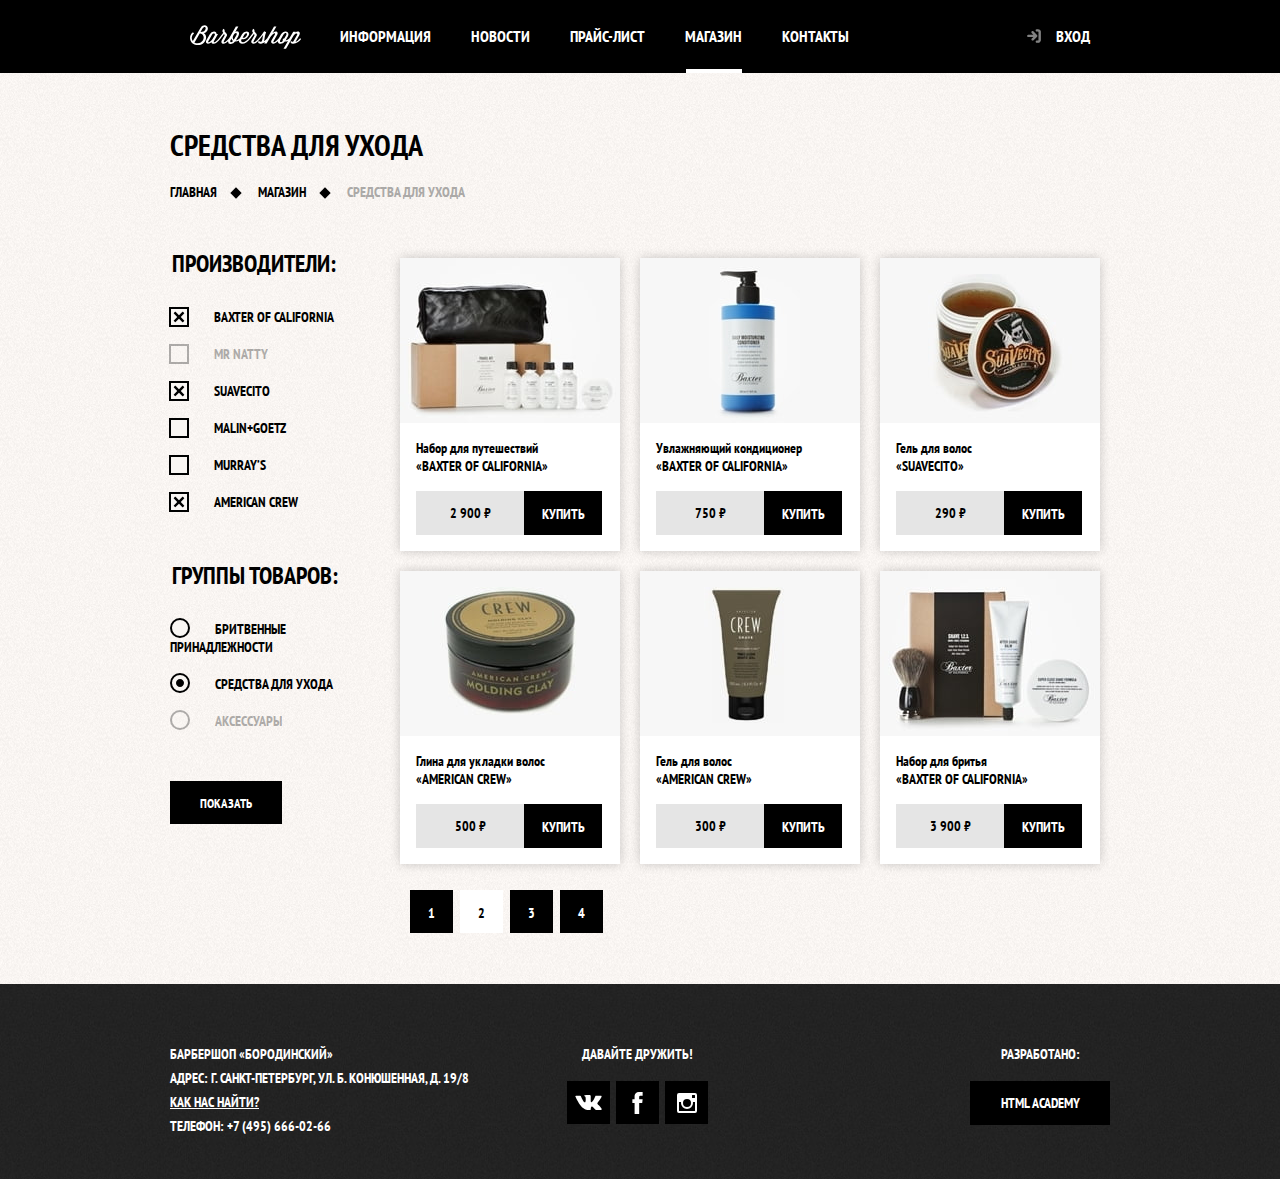
<file: shop.html>
<!DOCTYPE html>
<html lang="ru">

<head>
    <meta charset="UTF-8">
    <meta name="Description" content="Каталог барбершопа Borodinski.">
    <title>Магазин Borodinski</title>

    <link rel="icon" type="image/svg+xml" href="favicon.svg">
    <link rel="stylesheet" href="css/style.css">
    <link href="https://fonts.googleapis.com/css2?family=PT+Sans+Narrow:wght@700&display=swap" rel="stylesheet">

</head>

<body>
    <header class="header">
        <div class="container">
            <nav class="header-nav">
                <ul class="nav-list">
                    <li class="nav-list__item">
                        <a class="nav-list__item-link nav-list__item-logo" href="index.html">
                            <svg xmlns="http://www.w3.org/2000/svg" width="111" height="24" aria-label="Главная">
                                <path d="M13.93 8.17c5-1.67 5.34-7.88.45-7.88a5.06 5.06 0 00-4.06 2.88l-6.6 11.42A9.54 9.54 0 012.77 16 5.24 5.24 0 014 8.62L3 7.37c-5.14 3.28-3.63 12.75 5 12.75 7.26 0 10.66-8.81 5.93-11.95zM7.87 18.23a7.06 7.06 0 01-3.54-.85 12.72 12.72 0 001.23-1.75l4.13-7.15.66.07c5.76 1.21 3.47 9.68-2.48 9.68zM10.51 7l2-3.4c1.79-3.09 4.08-1.27 2.85 1C14.41 6.45 13 7 10.51 7z"
                                fill="#000" />
                                <path d="M110.08 13.37l-.17.19a11.55 11.55 0 01-4.49 3.44c.4-.64.71-1.32 1-1.84l2.71-4.65c2.29-3.89-1.42-5.19-3.92-2.95l.5-.85h-2.46l-3.84 6.66-.17.19a5.29 5.29 0 01-3.71 1.82l2.32-4c1.49-2.57.12-5-2.2-5-1.89 0-3.35.76-4.77 3.21l-1.2 2.1-1 1.72-.13.15c-1.77 2.05-3.49 3.68-4.58 3.68-.54 0-.85-.38-.28-1.34l3.54-6.21c1.06-1.87 0-3.21-1.32-3.21a5 5 0 00-3.42 1.87l3.92-6.82H84L77.13 13.4l-.14.16A15.28 15.28 0 0174 16.22c.78-2.34.62-5.92 2.13-9.07l-1.85-1c-1 1.39-3.23 4.6-5.45 7.2l-.17.19c-1.77 2.05-3.49 3.68-4.58 3.68-.54 0-.85-.38-.28-1.34l2.46-4.3a2.51 2.51 0 00-.35-3.33l-1.34-1.63a1 1 0 01.14-1.42l-1.27-1.39C62 5.06 61.92 6.45 62.8 7.59l.21.28c-1.09 1.53-2.55 3.61-4.15 5.5l-.17.19c-1.77 2.05-4 3.68-5.76 3.68-1.51 0-2.41-.94-1.28-2.93l.24-.42c1.58.66 4.56.35 6.4-2.83l.35-.61c1.32-2.27 0-4-2-4a5.19 5.19 0 00-4.6 2.83l-2.34 4.11-.15.17a5.24 5.24 0 01-3.71 1.82l2.31-4a6 6 0 00.92-2.81 2.1 2.1 0 00-2.22-2.2 2.86 2.86 0 00-1.6.54l3.12-5.41h-2.5L39 13.41l-.13.15c-1.77 2.05-3.49 3.68-4.58 3.68-.54 0-.85-.38-.28-1.34l2.45-4.3a2.51 2.51 0 00-.35-3.33l-1.38-1.65a1 1 0 01.14-1.42L33.6 3.81c-1.39 1.25-1.51 2.64-.6 3.78l.21.28c-1.09 1.53-2.55 3.61-4.15 5.5l-.17.19c-1.77 2.05-3.49 3.68-4.58 3.68-.54 0-.85-.38-.28-1.34L28 9h-1.43A2.55 2.55 0 0024 6.48a5.45 5.45 0 00-4.2 2.83l-3.44 5.95c-1 1.82-.31 3.49 1.68 3.49a6 6 0 003.4-1.6 1.9 1.9 0 002.13 1.6c2 0 4.36-2.17 6.4-4.53C31.13 12.85 32 11.62 34 9l.32.4a1.21 1.21 0 01.14 1.39l-2.6 4.51c-1 1.82-.31 3.49 1.68 3.49 1.43 0 3-1.07 4.51-2.52a2.58 2.58 0 002.83 2.62 5.43 5.43 0 004.18-2.29 4.16 4.16 0 00.54 0 7.2 7.2 0 003.26-1c-.13 1.77 1.16 3.12 3.33 3.12 2.79 0 5.55-2.17 7.58-4.53 1.18-1.37 2.1-2.6 4.06-5.26l.33.4a1.21 1.21 0 01.14 1.39l-2.6 4.51c-1 1.82-.31 3.49 1.68 3.49s4.36-2.17 6.4-4.53c1.39-1.6 2.62-3.33 3.49-4.48-1 2.55-.45 7.13-2.78 7.13a1.37 1.37 0 01-1.16-.9l-1.53.8a2.67 2.67 0 002.68 2 6.65 6.65 0 00.68 0h.07A8.61 8.61 0 0075 17.06l-.84 1.47h2.48L80.38 12c3.78-4.74 5.46-4.13 4.39-2.31l-3.19 5.55c-1 1.81-.3 3.49 1.68 3.49 1.43 0 3-1.07 4.52-2.53 0 3.13 4.34 3.74 7 .38h.54A6.77 6.77 0 0098 16l-4.47 7.75H96l7.34-12.77c2.74-3.73 4.46-2.36 3.82-1.25l-3.71 6.42a1 1 0 01-1.77 0l-1.39.66a2.67 2.67 0 002.69 2h.14c3.56-.07 5.9-2.2 7.91-4.53a1.54 1.54 0 00-.95-.91zm-55.9-3.45c1.42-2.43 3.92-2 2.45.52l-.35.61c-1.18 2-2.76 2-3.68 1.63zm-31.46 3.87c-1.49 2.34-3 3.45-4 3.45-.54 0-.85-.38-.28-1.34l3.42-6c1.32-2.29 3.94-1.7 2.74.52zm18.48 3.35a.92.92 0 01-1-.94 2.76 2.76 0 01.43-1.27l.87-1.51A3.61 3.61 0 0043.06 16a2.3 2.3 0 01-1.86 1.14zm2.57-2.38a2.65 2.65 0 01-1-2.22c0-1.75 1.7-4.6 3.09-4.6A.94.94 0 0146.75 9a3 3 0 01-.47 1.46zm50.42-1.23h-.12A1.45 1.45 0 0092.63 15a1.62 1.62 0 00.24.83c-1.16 2-4 1.6-2.5-.94l1.87-3.23 1.18-2c1.72-2.93 4.08-1.77 2.6.78z"
                                fill="#000" />
                            </svg>
                        </a>
                    </li>
                    <li class="nav-list__item">
                        <a class="nav-list__item-link" href="404.html">Информация</a>
                    </li>
                    <li class="nav-list__item">
                        <a class="nav-list__item-link" href="404.html">Новости</a>
                    </li>
                    <li class="nav-list__item">
                        <a class="nav-list__item-link" href="price.html">Прайс-лист</a>
                    </li>
                    <li class="nav-list__item">
                        <a class="nav-list__item-link nav-list__item--current">Магазин</a>
                    </li>
                    <li class="nav-list__item">
                        <a class="nav-list__item-link" href="404.html">Контакты</a>
                    </li>
                    <li class="nav-list__item nav-list__item-login">
                        <a class="nav-list__item-link" href="404.html">
                            <svg class="icon-login" xmlns="http://www.w3.org/2000/svg" width="16" height="16">
                                <path d="M7.31 9.06l-.08.07-1.43 1.46a1.24 1.24 0 00-.23.32 1.17 1.17 0 00.19 1.33 1.15 1.15 0 00.95.37 1.18 1.18 0 00.79-.37l1.85-1.86 1.72-1.72a1.15 1.15 0 00.19-.27 1.11 1.11 0 00.12-.6 1 1 0 00-.21-.58c-.14-.17-.29-.32-.44-.48L7.34 3.34a1.1 1.1 0 00-1-.28 1.12 1.12 0 00-.7.41 1.14 1.14 0 00-.27.67 1.19 1.19 0 00.39 1l1.5 1.5.08.08H2.1a1.21 1.21 0 00-.72.42 1.15 1.15 0 00-.24 1 1.12 1.12 0 00.39.62 1.14 1.14 0 00.78.29h5zM12.51 8v3.93a.59.59 0 01-.26.5.67.67 0 01-.41.11h-1.27a1.18 1.18 0 00-.66.42 1.17 1.17 0 00.21 1.67 1.1 1.1 0 00.69.24h1a6 6 0 00.64 0 2.32 2.32 0 00.73-.24 3 3 0 00.62-.42 3.14 3.14 0 00.71-.86 2.88 2.88 0 00.35-1.42v-8.2a2.51 2.51 0 00-.26-.9 3.05 3.05 0 00-.88-1.07 2.88 2.88 0 00-1.78-.62h-1.32a1.15 1.15 0 00-.65.37 1.12 1.12 0 00-.31.73 1.1 1.1 0 00.18.67 1.13 1.13 0 001 .56h1.18a.62.62 0 01.55.56v3.94z"
                                fill="#fff" />
                                <path d="M7.31 9.06h-5a1.14 1.14 0 01-.78-.29 1.12 1.12 0 01-.39-.62 1.15 1.15 0 01.24-1 1.21 1.21 0 01.72-.45h5.24l-.08-.08-1.5-1.5a1.19 1.19 0 01-.39-1 1.14 1.14 0 01.27-.67 1.12 1.12 0 01.7-.41 1.1 1.1 0 011 .28l3.39 3.38c.15.15.3.31.44.48a1 1 0 01.21.58 1.11 1.11 0 01-.12.6 1.15 1.15 0 01-.19.27l-1.72 1.75-1.84 1.86a1.18 1.18 0 01-.79.37 1.15 1.15 0 01-.95-.37 1.17 1.17 0 01-.19-1.33 1.24 1.24 0 01.23-.32l1.43-1.44.08-.07z"
                                fill="#fff" />
                                <path d="M12.51 8V4.06a.62.62 0 00-.51-.57h-1.18a1.13 1.13 0 01-1-.56 1.1 1.1 0 01-.18-.67 1.12 1.12 0 01.36-.75 1.15 1.15 0 01.65-.37h1.32a2.88 2.88 0 011.78.62 3.05 3.05 0 01.85 1.04 2.51 2.51 0 01.26.9v8.2a2.88 2.88 0 01-.35 1.42 3.14 3.14 0 01-.71.86 3 3 0 01-.62.42 2.32 2.32 0 01-.73.24 5.94 5.94 0 01-.64 0h-1a1.1 1.1 0 01-.69-.24 1.17 1.17 0 01-.21-1.6 1.18 1.18 0 01.66-.42h1.27a.67.67 0 00.41-.11.59.59 0 00.26-.5V8.04z"
                                fill="#fff" />
                            </svg>
                            Вход
                        </a>
                    </li>
                </ul>
            </nav>
        </div>
    </header>

    <main class="page-main">
        <div class="container">

            <header class="page-header">
                <h1 class="page__heading">Средства для ухода</h1>

                <nav class="page-nav">
                    <ul class="page-navlist">
                        <li class="page-navlist__item">
                            <a href="index.html">Главная</a>
                        </li>
                        <li class="page-navlist__item">
                            <a href="shop.html">Магазин</a>
                        </li>
                        <li class="page-navlist__item">
                            <a>Средства для ухода</a>
                        </li>
                    </ul>
                </nav>
            </header>

            <div class="shop-main">
                <form class="shop-filters">
                    <h2 class="visually-hidden">Фильтры:</h2>

                    <fieldset class="filters-producers">
                        <legend class="producers-legend">Производители:</legend>

                        <label class="producers__item">
                            <input type="checkbox" class="producers__input" name="prod_boc" checked>
                            <span class="producers__item-text">Baxter of California</span>
                        </label>
                        <label class="producers__item">
                            <input type="checkbox" class="producers__input" name="prod_natty" disabled>
                            <span class="producers__item-text">Mr Natty</span>
                        </label>
                        <label class="producers__item">
                            <input type="checkbox" class="producers__input" name="prod_suav" checked>
                            <span class="producers__item-text">Suavecito</span>
                        </label>
                        <label class="producers__item">
                            <input type="checkbox" class="producers__input" name="prod_mg">
                            <span class="producers__item-text">Malin+Goetz</span>
                        </label>
                        <label class="producers__item">
                            <input type="checkbox" class="producers__input" name="prod_murray">
                            <span class="producers__item-text">Murray’s</span>
                        </label>
                        <label class="producers__item">
                            <input type="checkbox" class="producers__input" name="prod_ac" checked>
                            <span class="producers__item-text">American Crew</span>
                        </label>
                    </fieldset>

                    <fieldset class="filters-group">
                        <legend class="group-legend">Группы товаров:</legend>

                        <label class="group__item">
                            <input type="radio" class="group__input" name="group">
                            <span class="group__item-text">Бритвенные принадлежности</span>
                        </label>
                        <label class="group__item">
                            <input type="radio" class="group__input" name="group" checked>
                            <span class="group__item-text">Средства для ухода</span>
                        </label>
                        <label class="group__item">
                            <input type="radio" class="group__input" name="group" disabled>
                            <span class="group__item-text">Аксессуары</span>
                        </label>
                    </fieldset>

                    <button type="submit" class="shop-filters__button button">Показать</button>
                </form>

                <div class="products-wrapper">
                    <div class="products__card">
                        <div class="card__photo">
                            <a href="item.html">
                                <img src="img/cards/boc_pack.jpg" alt="Фотография товара">
                            </a>
                        </div>
                        <p class="card__name">
                            <a href="404.html">
                Набор для путешествий <br>
                <span class="uppercase">«Baxter of California»</span>
              </a>
                        </p>
                        <div class="card__wrapper">
                            <div class="card__price">2 900 ₽</div>
                            <button class="card__button button">Купить</button>
                        </div>
                    </div>

                    <div class="products__card">
                        <div class="card__photo">
                            <a href="404.html">
                                <img src="img/cards/boc_condi.jpg" alt="Фотография товара">
                            </a>
                        </div>
                        <p class="card__name">
                            <a href="404.html">
                Увлажняющий кондиционер <br>
                <span class="uppercase">«Baxter of California»</span>
              </a>
                        </p>
                        <div class="card__wrapper">
                            <div class="card__price">750 ₽</div>
                            <button class="card__button button">Купить</button>
                        </div>
                    </div>

                    <div class="products__card">
                        <div class="card__photo">
                            <a href="404.html">
                                <img src="img/cards/suave.jpg" alt="Фотография товара">
                            </a>
                        </div>
                        <p class="card__name">
                            <a href="404.html">
                Гель для волос <br>
                <span class="uppercase">«SUAVECITO»</span>
              </a>
                        </p>
                        <div class="card__wrapper">
                            <div class="card__price">290 ₽</div>
                            <button class="card__button button">Купить</button>
                        </div>
                    </div>

                    <div class="products__card">
                        <div class="card__photo">
                            <a href="404.html">
                                <img src="img/cards/ac_gli.jpg" alt="Фотография товара">
                            </a>
                        </div>
                        <p class="card__name">
                            <a href="404.html">
                Глина для укладки волос <br>
                <span class="uppercase">«American crew»</span>
              </a>
                        </p>
                        <div class="card__wrapper">
                            <div class="card__price">500 ₽</div>
                            <button class="card__button button">Купить</button>
                        </div>
                    </div>

                    <div class="products__card">
                        <div class="card__photo">
                            <a href="404.html">
                                <img src="img/cards/ac_gel.jpg" alt="Фотография товара">
                            </a>
                        </div>
                        <p class="card__name">
                            <a href="404.html">
                Гель для волос <br>
                <span class="uppercase">«AMERICAN CREW»</span>
              </a>
                        </p>
                        <div class="card__wrapper">
                            <div class="card__price">300 ₽</div>
                            <button class="card__button button">Купить</button>
                        </div>
                    </div>

                    <div class="products__card">
                        <div class="card__photo">
                            <a href="404.html">
                                <img src="img/cards/boc_pack2.jpg" alt="Фотография товара">
                            </a>
                        </div>
                        <p class="card__name">
                            <a href="404.html">
                Набор для бритья <br>
                <span class="uppercase">«Baxter of California»</span>
              </a>
                        </p>
                        <div class="card__wrapper">
                            <div class="card__price">3 900 ₽</div>
                            <button class="card__button button">Купить</button>
                        </div>
                    </div>

                    <button class="products__page-button button">1</button>
                    <button class="products__page-button products__page-button--current button">2</button>
                    <button class="products__page-button button">3</button>
                    <button class="products__page-button button">4</button>

                </div>

            </div>

        </div>
    </main>

    <footer class="footer">
        <div class="container">
            <p class="footer__text">
                Барбершоп «Бородинский»
                <br> Адрес: г. Санкт-петербург, ул. Б. Конюшенная, д. 19/8
                <br>
                <span class="footer__text--underline">Как нас найти?</span>
                <br> Телефон: +7 (495) 666-02-66
                <br>
            </p>

            <div class="footer-socials">
                <p class="footer-socials__text">Давайте дружить!</p>
                <ul class="footer-socials__list">
                    <li class="footer-socials__item">
                        <a href="https://vk.com/" class="footer-socials__link">
                            <svg class="footer-socials__icon" xmlns="http://www.w3.org/2000/svg" width="27" height="15" viewBox="0 0 26.14 14.91">
                                <path d="M26 13.47l-.09-.17a13.55 13.55 0 0 0-2.6-3q-.87-.83-1.1-1.12A1 1 0 0 1 22 8a10.27 10.27 0 0 1 1.22-1.78l.88-1.16q2.35-3.13 2-4L26 .94a.8.8 0 0 0-.4-.22 2.14 2.14 0 0 0-.87 0h-3.92a.51.51 0 0 0-.27 0h-.3a.6.6 0 0 0-.15.14.93.93 0 0 0-.14.24 22.22 22.22 0 0 1-1.46 3.06q-.5.84-.93 1.46a7 7 0 0 1-.71.91 4.94 4.94 0 0 1-.52.47q-.23.18-.35.15l-.23-.05a.9.9 0 0 1-.31-.33 1.49 1.49 0 0 1-.16-.53V1.6a3.14 3.14 0 0 0 0-.62 2.12 2.12 0 0 0-.14-.44.73.73 0 0 0-.28-.33 1.57 1.57 0 0 0-.46-.18A9 9 0 0 0 12.57 0a8.93 8.93 0 0 0-3.25.33 1.83 1.83 0 0 0-.52.41q-.25.3-.07.33a1.67 1.67 0 0 1 1.16.59l.08.16a2.6 2.6 0 0 1 .19.63 6.32 6.32 0 0 1 .12 1 10.59 10.59 0 0 1 0 1.7q-.07.71-.13 1.1a2.21 2.21 0 0 1-.18.64 2.69 2.69 0 0 1-.16.3l-.07.07a1 1 0 0 1-.37.07.86.86 0 0 1-.46-.19 3.27 3.27 0 0 1-.56-.52 7 7 0 0 1-.66-.93q-.37-.6-.76-1.42l-.22-.39q-.2-.38-.56-1.11t-.62-1.43A.9.9 0 0 0 5.2.9h-.07a.93.93 0 0 0-.22-.16A1.44 1.44 0 0 0 4.6.65L.87.68A1 1 0 0 0 .1.94L0 1a.44.44 0 0 0 0 .22 1.08 1.08 0 0 0 .08.37Q.9 3.53 1.86 5.31t1.66 2.87Q4.23 9.27 5 10.24t1 1.24l.37.41.34.33a8.06 8.06 0 0 0 1 .78 16.34 16.34 0 0 0 1.4.9 7.6 7.6 0 0 0 1.79.72 6.19 6.19 0 0 0 2 .22h1.57a1.08 1.08 0 0 0 .72-.3l.05-.07a.9.9 0 0 0 .1-.25 1.38 1.38 0 0 0 0-.37 4.48 4.48 0 0 1 .09-1.05 2.77 2.77 0 0 1 .23-.71 1.74 1.74 0 0 1 .29-.4 1.19 1.19 0 0 1 .23-.2h.11a.86.86 0 0 1 .77.21 4.52 4.52 0 0 1 .83.79q.39.47.93 1.05a6.41 6.41 0 0 0 1 .87l.27.16a3.31 3.31 0 0 0 .71.3 1.53 1.53 0 0 0 .76.07l3.48-.05a1.58 1.58 0 0 0 .8-.17.68.68 0 0 0 .34-.37 1.06 1.06 0 0 0 0-.46 1.71 1.71 0 0 0-.1-.36z"
                                fill="#000" />
                            </svg>
                            <span class="visually-hidden">ВКонтакте</span>
                        </a>
                    </li>
                    <li class="footer-socials__item">
                        <a href="https://facebook.com" class="footer-socials__link">
                            <svg class="footer-socials__icon" xmlns="http://www.w3.org/2000/svg" width="19" height="22" viewBox="0 0 10.15 21.74">
                                <path d="M3.34 1.12A4.77 4.77 0 016.53 0h3.61v3.81H7.81a1.07 1.07 0 00-1.09.83v2.55h3.42a50.22 50.22 0 01-.41 3.67h-3v10.87H2.21V10.86H0V7.21h2.19V3.66a3.83 3.83 0 011.15-2.54z" fill="#000" />
                            </svg>
                            <span class="visually-hidden">Facebook</span>
                        </a>
                    </li>
                    <li class="footer-socials__item">
                        <a href="https://instagram.com/" class="footer-socials__link">
                            <svg class="footer-socials__icon" xmlns="http://www.w3.org/2000/svg" width="20" height="20">
                                <path d="M18 0H2a2 2 0 00-2 2v16a2 2 0 002 2h16a2 2 0 002-2V2a2 2 0 00-2-2zm-8 6a4 4 0 11-4 4 4 4 0 014-4zM2.5 18a.47.47 0 01-.5-.5V9h2.1a3.4 3.4 0 00-.1 1 6 6 0 1012 0 3.4 3.4 0 00-.1-1H18v8.5a.47.47 0 01-.5.5zM18 4.5a.47.47 0 01-.5.5h-2a.47.47 0 01-.5-.5v-2a.47.47 0 01.5-.5h2a.47.47 0 01.5.5z"
                                fill="#000" />
                            </svg>
                            <span class="visually-hidden">Instagram</span>
                        </a>
                    </li>
                </ul>
            </div>

            <div class="footer-authors">
                <p class="footer-authors__text">
                    Разработано:
                    <br>
                    <a href="https://htmlacademy.ru/" class="footer-authors__link button">
            HTML Academy
          </a>
                </p>
            </div>
        </div>
    </footer>

    <div class="backing"></div>

    <section class="login">
        <h2 class="login__heading">Личный кабинет</h2>
        <p class="login__text">
            Введите пожалуйста свой логин и пароль
        </p>
        <form action="#" class="login-form">
            <label>
                <span class="visually-hidden">Логин:</span>
                <input type="text" class="login-form__input-text login-form__input-login" placeholder="Логин" required>
            </label>
            <br>
            <label>
                <span class="visually-hidden">Пароль:</span>
                <input type="password" class="login-form__input-text login-form__input-pass" placeholder="Пароль" required>
            </label>
            <br>
            <div class="login-form__wrapper">
                <label>
                    <input type="checkbox" class="login-form__input-check">
                    <span class="login-form__input-check-text">Запомните меня</span>
                </label>
                <a href="404.html" class="login-form__link">Я забыл пароль!</a>
            </div>
            <button class="login-form__button button">Войти</button>
        </form>
        <button type="button" class="modal-close close-login" aria-label="Закрыть модальное окно"></button>
    </section>

    <script src="js/modals.js"></script>

</body>

</html>
</file>
<file: css/style.css>
/* Common styles */

html,
body {
	margin: 0;
	font-family: 'PT Sans Narrow', sans-serif;
	font-size: 14px;
	font-weight: 700;
	text-transform: uppercase;
}

a {
	text-decoration: underline;
	color: #000;
}

h1,
h2,
h3,
h4,
h5,
h6 {
	margin: 0;
}

.container {
	width: 940px;
  margin: 0 auto;
}

.wrapper {
	min-height: 420px;
	background-color: #f9f6f3;
	background-image: url(../img/wrapper_rule.png), url(../img/wrapper_bg.jpg);
	background-position: center, left;
	background-repeat: no-repeat, repeat;
	border: solid 1px transparent;
	display: -webkit-box;
	display: -ms-flexbox;
	display: flex;
}

.wrapper-first {
	margin-top: 64px;
}

.wrapper-second {
	margin-top: 36px;
	-webkit-box-sizing: border-box;
	box-sizing: border-box;
	padding: 43px 80px 50px 80px;
	min-height: 435px;
	;
	margin-bottom: 65px;
	display: -webkit-box;
	display: -ms-flexbox;
	display: flex;
	-webkit-box-pack: justify;
	-ms-flex-pack: justify;
	justify-content: space-between;
}


/* Animations */

@-webkit-keyframes show {
	0% {
		opacity: 0;
	}
	100% {
		opacity: 1;
	}
}

@keyframes show {
	0% {
		opacity: 0;
	}
	100% {
		opacity: 1;
	}
}


/* Page main */

.page-main {
	background-color: #f9f6f3;
	background-image: url(../img/wrapper_bg.jpg);
	background-repeat: repeat;
	background-position: top;
	border: 1px solid transparent;
}


/* Page header */

.page-header {
	padding-top: 50px;
	padding-bottom: 24px;
}

.page__heading {
	font-family: inherit;
	font-size: 30px;
	line-height: 42px;
	font-weight: 700;
}


/* Page Navigation */

.page-navlist {
	list-style-type: none;
	padding: 0;
	margin: 17px 0;
	display: -webkit-box;
	display: -ms-flexbox;
	display: flex;
}

.page-navlist__item a {
	text-decoration: none;
	color: #000;
}

.page-navlist__item:last-child a {
	color: #aba9a7;
	cursor: default;
}

.page-navlist__item+.page-navlist__item::before {
	content: "";
	display: inline-block;
	margin: auto 15px;
	width: 8px;
	height: 8px;
	background-color: #000;
	-webkit-transform: rotate(45deg);
	-ms-transform: rotate(45deg);
	transform: rotate(45deg);
}


/* Button */

.button {
	font-family: 'PT Sans Narrow', sans-serif;
	font-size: 14px;
	font-weight: 700;
	text-decoration: none;
	color: #fff;
	background-color: #000;
	display: block;
	width: 140px;
	height: 44px;
	text-align: center;
	line-height: 44px;
	border: none;
	text-transform: uppercase;
}

.button:hover,
.button:active {
	color: #fff;
	background-color: #663d15;
	cursor: pointer;
	outline: none;
}


/* Ally hiding class */

.visually-hidden {
	position: absolute;
	width: 1px;
	height: 1px;
	margin: -1px;
	border: 0;
	padding: 0;
	clip: rect(0 0 0 0);
	overflow: hidden;
}


/* Header */

.header {
	background-color: #000;
}

.nav-list {
	margin: 0;
	padding: 0;
	list-style: none;
	min-height: 73px;
	display: -webkit-box;
	display: -ms-flexbox;
	display: flex;
}

.nav-list__item {
	position: relative;
	display: -webkit-box;
	display: -ms-flexbox;
	display: flex;
}

.nav-list__item--current {
	cursor: default;
	-webkit-user-select: none;
	-moz-user-select: none;
	-ms-user-select: none;
	user-select: none;
}

.nav-list__item--current::after {
	content: "";
	display: block;
	width: 56px;
	height: 4px;
	background-color: #fff;
	position: absolute;
	bottom: 0;
	left: 50%;
	margin-left: -28px;
}

.nav-list__item-link {
	font-family: inherit;
	font-size: 16px;
	font-weight: inherit;
	text-decoration: none;
	color: #fff;
	line-height: 73px;
	text-align: center;
	padding-left: 20px;
	padding-right: 20px;
	-webkit-box-flex: 1;
	-ms-flex-positive: 1;
	flex-grow: 1;
}

.nav-list__item-logo {
	width: 110px;
	position: relative;
}

.nav-list__item-logo svg {
	position: absolute;
	left: 50%;
	margin-left: -55px;
	top: 50%;
	margin-top: -12px;
}

.nav-list__item-logo svg path {
	fill: #fff;
}

.nav-list__item a:hover,
.nav-list__item a:active {
	background-color: #242424;
}

.nav-list__item-login {
	margin-left: auto;
}

.nav-list__item-login a {
	padding-left: 50px;
}

.icon-login {
	position: absolute;
	top: 28px;
	left: 20px;
}

.icon-login path {
	opacity: 0.3;
}

.nav-list__item a:hover .icon-login path {
	opacity: 1;
}


/* Footer */

.footer {
	margin: 0;
	background: url(../img/footer_bg.jpg);
	color: #fff;
	border: 1px solid transparent;
	min-height: 193px;
}

.footer .container {
	display: -webkit-box;
	display: -ms-flexbox;
	display: flex;
	-webkit-box-orient: horizontal;
	-webkit-box-direction: normal;
	-ms-flex-flow: row wrap;
	flex-flow: row wrap;
	-webkit-box-align: baseline;
	-ms-flex-align: baseline;
	align-items: baseline;
}

.footer__text,
.footer-socials,
.footer-authors {
	margin-top: 46px;
	;
}

.footer__text {
	font-family: inherit;
	font-size: 14px;
	line-height: 24px;
	font-weight: 700;
	color: #ffffff;
	max-width: 308px;
}

.footer__text--underline {
	text-decoration: underline;
}

.footer-socials {
	margin-left: 98px;
}

.footer-socials__text {
	text-align: center;
}

.footer-socials__list {
	margin-top: 18px;
	padding: 0;
	list-style-type: none;
	display: -webkit-box;
	display: -ms-flexbox;
	display: flex;
}

.footer-socials__item+.footer-socials__item {
	margin-left: 6px;
}

.footer-socials__link {
	display: -webkit-box;
	display: -ms-flexbox;
	display: flex;
	-webkit-box-pack: center;
	-ms-flex-pack: center;
	justify-content: center;
	-webkit-box-align: center;
	-ms-flex-align: center;
	align-items: center;
	width: 43px;
	height: 43px;
	background-color: #000;
}

.footer-socials__link:hover,
.footer-socials__link:active {
	background-color: #fff;
}

.footer-socials__link:hover path,
.footer-socials__link:active path {
	fill: #000;
}

.footer-socials__icon path {
	fill: #fff;
}

.footer-authors {
	margin-left: auto;
}

.footer-authors__text {
	text-align: center;
}

.footer-authors__link {
	margin: 18px 0;
}

.footer-authors__link:hover,
.footer-authors__link:active {
	background-color: #fff;
	color: #000;
}


/* Stick footer */

body {
	display: -webkit-box;
	display: -ms-flexbox;
	display: flex;
	min-height: 100vh;
	-webkit-box-orient: vertical;
	-webkit-box-direction: normal;
	-ms-flex-direction: column;
	flex-direction: column;
}

main {
	-webkit-box-flex: 1;
	-ms-flex: 1;
	flex: 1;
}


/* Main page styles */


/* Index main */

.index-main {
	background-color: #070707;
	background-image: url(../img/main_background.jpg);
	background-repeat: no-repeat;
	background-size: cover;
	background-position: top;
	border: 1px solid transparent;
}


/* Logo section */

.logo {
	margin-top: 60px;
}

.logo__image {
	display: block;
	margin: 0 auto;
}


/* Advantages section */

.advantages {
	margin-top: 70px;
}

.advantages-list {
	list-style-type: none;
	margin: 0;
	padding: 0;
	color: #f7f4f1;
	text-align: center;
	display: -webkit-box;
	display: -ms-flexbox;
	display: flex;
	-webkit-box-orient: horizontal;
	-webkit-box-direction: normal;
	-ms-flex-flow: row wrap;
	flex-flow: row wrap;
	-webkit-box-pack: justify;
	-ms-flex-pack: justify;
	justify-content: space-between;
}

.advantages-list__item {
	width: 300px;
}

.advantages-list__item-header {
	font-family: inherit;
	font-weight: inherit;
	font-size: 30px;
}

.advantages-list__item-header::after {
	content: "";
	display: block;
	width: 20px;
	height: 20px;
	background-color: #f7f4f1;
	margin-left: auto;
	margin-right: auto;
	-webkit-transform: rotate(45deg);
	-ms-transform: rotate(45deg);
	transform: rotate(45deg);
	margin-top: 12px;
}

.advantages-list__item-text {
	font-family: inherit;
	font-weight: inherit;
	font-size: inherit;
	line-height: 24px;
	margin-top: 28px;
}


/* News section */

.news {
	width: 350px;
	margin-top: 45px;
	margin-left: 80px;
}

.news__header {
	font-family: inherit;
	font-size: 30px;
	color: #000;
}

.news-list {
	list-style: none;
	padding: 0;
	margin-top: 23px;
}

.news-list__item+.news-list__item {
	margin-top: 23px;
}

.news-list__item-text {
	font-family: inherit;
	line-height: 24px;
	font-weight: 700;
	color: #000000;
	margin: 0;
}

.news-list__item-date {
	font-family: inherit;
	text-transform: lowercase;
	margin-top: 4px;
}

.news__button {
	margin-top: 30px;
}


/* Gallery section */

.gallery {
	width: 300px;
	margin-top: 45px;
	margin-left: auto;
	margin-right: 80px;
}

.gallery__header {
	font-family: inherit;
	font-size: 30px;
	color: #000;
}

.gallery__photo {
	background-color: #e5e5e5;
	width: 300px;
	height: 178px;
	margin-top: 24px;
}

.photo__image {
	border: 7px solid #fff;
}

.gallery__button-wrapper {
	margin-top: 38px;
	display: -webkit-box;
	display: -ms-flexbox;
	display: flex;
}

.gallery__button+.gallery__button {
	margin-left: auto;
}


/* Contacts */

.contacts {
	max-width: 324px;
}

.contacts__header {
	font-family: inherit;
	font-size: 30px;
	color: #000;
}

.contacts__text {
	font-family: inherit;
	font-size: inherit;
	font-weight: inherit;
	line-height: 24px;
	color: #000;
	margin-top: 21px;
	margin-bottom: 21px;
}

.contacts__button-wrapper {
	margin-top: auto;
	display: -webkit-box;
	display: -ms-flexbox;
	display: flex;
}

.contacts__button+.contacts__button {
	margin-left: 20px;
}


/* Feedback */

.feedback {
	width: 300px;
}

.feedback__header {
	font-family: inherit;
	font-size: 30px;
	font-weight: 700;
	color: #000;
}

.feedback__text {
	font-family: inherit;
	font-size: 14px;
	line-height: 24px;
	font-weight: 700;
	color: #000;
	margin-top: 20px;
	margin-bottom: 16px;
}

.feedback-form {
	display: -webkit-box;
	display: -ms-flexbox;
	display: flex;
	-webkit-box-orient: horizontal;
	-webkit-box-direction: normal;
	-ms-flex-flow: row wrap;
	flex-flow: row wrap;
	-webkit-box-pack: justify;
	-ms-flex-pack: justify;
	justify-content: space-between;
}

.feedback-form__lable-text {
	margin-left: 16px;
	margin-bottom: 10px;
}

.feedback-form__input {
	background-color: #f9f6f3;
	border: 2px solid #000101;
	padding: 11px;
	width: 116px;
	font-family: inherit;
	font-size: 14px;
	font-weight: 700;
	color: #4a4949;
	margin-top: 10px;
	margin-bottom: 10px;
}

.feedback-form__input:focus {
	border-color: #663d15;
	outline: none;
}

.feedback-form__button {
	width: 300px;
	margin-top: 8px;
}


/* Price page styles */

.price__big-text {
	font-family: inherit;
	font-size: 48px;
	text-align: center;
	position: relative;
	margin: 0;
}

.price__big-text::before,
.price__big-text::after {
	content: "";
	display: block;
	width: 160px;
	height: 2px;
	background-color: #000;
	margin-top: auto;
	margin-bottom: auto;
}

.price__big-text::before {
	position: absolute;
	top: 50%;
	left: 0;
	margin-top: -1px;
}

.price__big-text::after {
	position: absolute;
	top: 50%;
	right: 0;
	margin-top: -1px;
}

.price-page__wrapper {
	display: -webkit-box;
	display: -ms-flexbox;
	display: flex;
	-webkit-box-orient: horizontal;
	-webkit-box-direction: normal;
	-ms-flex-flow: row wrap;
	flex-flow: row wrap;
	-webkit-box-pack: justify;
	-ms-flex-pack: justify;
	justify-content: space-between;
	padding-top: 56px;
	padding-bottom: 62px;
}

.price__heading {
	font-family: inherit;
	font-size: 24px;
	line-height: 30px;
}

.adv-list__item,
.price-list__table-cell,
.price-about__text {
	font-family: inherit;
	font-size: 14px;
	line-height: 24px;
}

.price__adv-list {
	list-style-type: none;
	padding-left: 21px;
	margin-top: 26px;
}

.adv-list__item {
	position: relative;
}

.adv-list__item+.adv-list__item {
	margin: 13px 0;
}

.adv-list__item::before {
	content: "";
	display: inline-block;
	width: 8px;
	height: 8px;
	background-color: #000;
	position: absolute;
	top: 50%;
	left: -20px;
	margin-top: -4px;
	-webkit-transform: rotate(45deg);
	-ms-transform: rotate(45deg);
	transform: rotate(45deg);
}

.price-list__table {
	background-color: #f9f6f3;
	border: 2px solid #000101;
	border-collapse: collapse;
	margin-top: 33px;
}

.price-list__table-row th {
	text-align: left;
}

.price-list__table-row td {
	text-align: center;
}

.price-list__table-cell {
	width: 229px;
	height: 41px;
	padding: 0 18px;
	background-color: #f9f6f3;
	border: 2px solid #000101;
	-webkit-box-sizing: border-box;
	box-sizing: border-box;
}

.price-about {
	width: 100%;
	margin-top: 44px;
}

.price-about__wrapper {
	display: -webkit-box;
	display: -ms-flexbox;
	display: flex;
}

.price-about__text {
	margin-top: 28px;
}

.price-about__text+.price-about__text {
	margin-left: 100px;
}


/* Shop page Styles */

.shop-main {
	margin-top: 6px;
	display: -webkit-box;
	display: -ms-flexbox;
	display: flex;
	-webkit-box-orient: horizontal;
	-webkit-box-direction: normal;
	-ms-flex-flow: row wrap;
	flex-flow: row wrap;
}

.products-wrapper {
	display: -webkit-box;
	display: -ms-flexbox;
	display: flex;
	-webkit-box-orient: horizontal;
	-webkit-box-direction: normal;
	-ms-flex-flow: row wrap;
	flex-flow: row wrap;
	width: 720px;
	margin-left: auto;
}

.products__card {
	background-color: #fff;
	width: 220px;
	min-height: 286px;
	-webkit-box-shadow: 0px 0px 10px 0px rgba(0, 0, 0, 0.2);
	box-shadow: 0px 0px 10px 0px rgba(0, 0, 0, 0.2);
	margin: 10px;
}

.card__photo {
	height: 165px;
	width: 100%;
	background-color: #f7f7f7;
	overflow: hidden;
}

.card__photo img {
	-o-transition: all 0.3s ease-out;
	-webkit-transition: all 0.3s ease-out;
	transition: all 0.3s ease-out;
}

.card__photo:hover img {
	-webkit-transform: scale(1.2);
	-ms-transform: scale(1.2);
	transform: scale(1.2);
}

.card__price {
	width: 108px;
	min-height: 42px;
	background-color: #e5e5e5;
	margin: 16px;
	margin-right: 0;
	margin-top: 8px;
	display: -webkit-box;
	display: -ms-flexbox;
	display: flex;
	-webkit-box-pack: center;
	-ms-flex-pack: center;
	justify-content: center;
	-webkit-box-align: center;
	-ms-flex-align: center;
	align-items: center;
}

.card__button {
	min-height: 42px;
	width: 78px;
	margin: 16px;
	margin-left: 0;
	margin-top: 8px;
}

.card__wrapper {
	display: -webkit-box;
	display: -ms-flexbox;
	display: flex;
}

.card__name {
	margin: 16px;
	margin-bottom: 8px;
	text-transform: none;
}

.card__name a {
	font-family: inherit;
	font-size: 14px;
	color: #000;
	text-decoration: none;
}

.card__name a:hover {
	text-decoration: underline;
}

.uppercase {
	text-transform: uppercase;
}

.products__page-button {
	height: 43px;
	width: 43px;
	display: inline-block;
	margin-top: 16px;
	margin-bottom: 50px;
	margin-left: 20px;
}

.products__page-button+.products__page-button {
	margin-left: 7px;
}

.products__page-button--current {
	color: #000;
	background-color: #fff;
}

.filters-producers,
.filters-group {
	border: none;
	width: 180px;
	padding: 0;
	margin: 0;
}

.filters-producers {
	margin-bottom: 30px;
}

.producers__item,
.group__item {
	display: block;
	margin-bottom: 19px;
}

.producers-legend,
.group-legend {
	font-family: inherit;
	font-size: 24px;
	margin-bottom: 29px;
}

.producers__input {
	-webkit-appearance: none;
	-moz-appearance: none;
	appearance: none;
	position: relative;
}

.producers__input::before {
	content: "";
	display: block;
	width: 20px;
	height: 20px;
	-webkit-box-sizing: border-box;
	box-sizing: border-box;
	background-color: #f9f6f3;
	border: 2px solid #000101;
	position: absolute;
	bottom: 50%;
	margin-bottom: -8px;
	left: -5px;
}

.producers__input:checked::before {
	background: url(../img/svg/cross.svg) no-repeat center, #f9f6f3;
}

.producers__input:hover,
.producers__input:focus {
	outline: none;
}

.producers__input:hover+.producers__item-text {
	color: #663d15;
}

.producers__input:focus+.producers__item-text {
	outline: 2px dotted #000101;
}

.producers__input:disabled,
.producers__input:disabled+.producers__item-text {
	opacity: 0.3;
}

.producers__input:disabled:hover+.producers__item-text {
	color: #000000;
}

.group__input {
	-webkit-appearance: none;
	-moz-appearance: none;
	appearance: none;
	position: relative;
}

.group__input::before {
	content: "";
	display: block;
	width: 20px;
	height: 20px;
	-webkit-box-sizing: border-box;
	box-sizing: border-box;
	background-color: #f9f6f3;
	border: 2px solid #000101;
	border-radius: 50%;
	position: absolute;
	bottom: 50%;
	margin-bottom: -4px;
	left: -5px;
}

.group__input:checked::before {
	background: url(../img/svg/circle.svg) no-repeat center, #f9f6f3;
}

.group__input:focus {
	outline: none;
}

.group__input:hover+.group__item-text {
	color: #663d15;
}

.group__input:focus+.group__item-text {
	outline: 2px dotted #000101;
}

.group__input:disabled,
.group__input:disabled+.group__item-text {
	opacity: 0.3;
}

.group__input:disabled:hover+.group__item-text {
	color: #000000;
}

.producers__item-text,
.group__item-text {
	margin-left: 34px;
}

.shop-filters__button {
	margin-top: 32px;
	font-size: 13px;
	width: 112px;
	height: 43px;
}


/* Item page Style */

.item-main {
	display: -webkit-box;
	display: -ms-flexbox;
	display: flex;
	margin-top: 14px;
}

.item-photo {
	display: -webkit-box;
	display: -ms-flexbox;
	display: flex;
	-webkit-box-orient: horizontal;
	-webkit-box-direction: normal;
	-ms-flex-flow: row wrap;
	flex-flow: row wrap;
	-webkit-box-pack: justify;
	-ms-flex-pack: justify;
	justify-content: space-between;
	width: 460px;
	margin-bottom: 46px;
}

.item-photo__item {
	-webkit-box-shadow: 0px 0px 15px 0px rgba(0, 0, 0, 0.2);
	box-shadow: 0px 0px 15px 0px rgba(0, 0, 0, 0.2);
}

.item-photo__item-big {
	width: 460px;
	height: 500px;
}

.item-photo__item-small {
	width: 140px;
	height: 150px;
	margin-top: 20px;
}

.item-desc {
	margin-left: 90px;
	margin-bottom: 46px;
}

.desc__wrapper {
	display: -webkit-box;
	display: -ms-flexbox;
	display: flex;
	margin-top: 8px;
}

.desc__part-number {
	margin-left: auto;
	margin-right: 12px;
	color: #aeaeae;
}

.desc__text {
	line-height: 24px;
	margin: 18px 0;
}

.desc__button-wrapper {
	display: -webkit-box;
	display: -ms-flexbox;
	display: flex;
	margin: 35px 0;
}

.desc__price {
	width: 108px;
	min-height: 42px;
	background-color: #e5e5e5;
	margin: 0;
	display: -webkit-box;
	display: -ms-flexbox;
	display: flex;
	-webkit-box-pack: center;
	-ms-flex-pack: center;
	justify-content: center;
	-webkit-box-align: center;
	-ms-flex-align: center;
	align-items: center;
}

.desc__button {
	min-height: 42px;
	width: 78px;
}

.desc-include__text {
	font-size: 24px;
	margin-top: 60px;
}

.include-list {
	list-style-type: none;
	padding: 0;
	margin: 30px 0;
}

.include-list__item {
	position: relative;
	margin-left: 20px;
	margin-bottom: 6px;
}

.include-list__item::before {
	content: "";
	display: block;
	width: 8px;
	height: 8px;
	background-color: #000;
	-webkit-transform: rotate(45deg);
	-ms-transform: rotate(45deg);
	transform: rotate(45deg);
	position: absolute;
	top: 50%;
	margin-top: -4px;
	left: -20px;
}


/* Login Section */

.login {
	width: 460px;
	min-height: 385px;
	background: url(../img/wrapper_bg.jpg);
	-webkit-box-shadow: 0px 30px 50px 0px rgba(0, 0, 0, 0.75);
	box-shadow: 0px 30px 50px 0px rgba(0, 0, 0, 0.75);
	-webkit-box-sizing: border-box;
	box-sizing: border-box;
	padding: 50px 80px 55px;
	z-index: 1001;
	position: fixed;
	top: calc(50% - 385px / 2);
	right: calc(50% - 460px / 2);
	display: none;
}

.modal-close {
	width: 0px;
	height: 0px;
	display: block;
	cursor: pointer;
	content: "";
	border: 0;
	background-color: transparent;
}

.modal-close:focus {
	outline: none;
}

.modal-close::before {
	content: "";
	display: block;
	width: 30px;
	height: 5px;
	background-color: #d0d0d0;
	-webkit-transform: rotate(45deg);
	-ms-transform: rotate(45deg);
	transform: rotate(45deg);
	position: absolute;
	right: -36px;
	top: 18px;
}

.modal-close::after {
	content: "";
	display: block;
	width: 30px;
	height: 5px;
	background-color: #d0d0d0;
	-webkit-transform: rotate(-45deg);
	-ms-transform: rotate(-45deg);
	transform: rotate(-45deg);
	position: absolute;
	right: -36px;
	top: 18px;
}

.login__heading {
	font-size: 30px;
	line-height: 1.2;
}

.login__text {
	margin-top: 20px;
	margin-bottom: 2px;
}

.login-form__input-text {
	width: 100%;
	height: 43px;
	border: 2px solid #000101;
	-webkit-box-sizing: border-box;
	box-sizing: border-box;
	padding: 16px;
	padding-right: 30px;
	margin-top: 10px;
	font-family: PTSansNarrow, sans-serif;
	font-size: 14px;
	font-weight: 700;
	color: #000;
	text-transform: uppercase;
}

.login-form__input-text:focus {
	outline: none;
	border-color: #663d15;
}

.login-form__input-text::-webkit-input-placeholder {
	font-family: PTSansNarrow, sans-serif;
	font-size: 14px;
	font-weight: 700;
	color: #000;
	text-transform: uppercase;
}

.login-form__input-text::-moz-placeholder {
	font-family: PTSansNarrow, sans-serif;
	font-size: 14px;
	font-weight: 700;
	color: #000;
	text-transform: uppercase;
}

.login-form__input-text:-ms-input-placeholder {
	font-family: PTSansNarrow, sans-serif;
	font-size: 14px;
	font-weight: 700;
	color: #000;
	text-transform: uppercase;
}

.login-form__input-text::-ms-input-placeholder {
	font-family: PTSansNarrow, sans-serif;
	font-size: 14px;
	font-weight: 700;
	color: #000;
	text-transform: uppercase;
}

.login-form__input-text::placeholder {
	font-family: PTSansNarrow, sans-serif;
	font-size: 14px;
	font-weight: 700;
	color: #000;
	text-transform: uppercase;
}

.login-form__input-login {
	background: url(../img/svg/input_login.svg) no-repeat, #f9f6f3;
	background-position: right 15px center;
}

.login-form__input-pass {
	background: url(../img/svg/input_pass.svg) no-repeat, #f9f6f3;
	background-position: right 15px center;
}

.login-form__wrapper {
	margin-top: 15px;
	display: -webkit-box;
	display: -ms-flexbox;
	display: flex;
}

.login-form__input-check {
	-webkit-appearance: none;
	-moz-appearance: none;
	appearance: none;
	position: relative;
}

.login-form__input-check::before {
	content: "";
	display: block;
	-webkit-box-sizing: border-box;
	box-sizing: border-box;
	width: 20px;
	height: 20px;
	background-color: #f9f6f3;
	border: 2px solid #000101;
	position: absolute;
	bottom: calc(50% - 9px);
	left: -4px;
}

.login-form__input-check:checked::before {
	background: url(../img/svg/cross.svg) no-repeat center, #f9f6f3;
}

.login-form__input-check:disabled::before,
.login-form__input-check:disabled+span {
	opacity: 0.3;
}

.login-form__input-check-text {
	margin-left: 20px;
}

.login-form__link {
	margin-left: auto;
}

.login-form__button {
	margin-top: 18px;
	width: 100%;
}


/* Modal map styles */

.modal-map {
	width: 780px;
	height: 574px;
	background-color: #fff;
	-webkit-box-shadow: 0px 30px 50px 0px rgba(0, 0, 0, 0.75);
	box-shadow: 0px 30px 50px 0px rgba(0, 0, 0, 0.75);
	-webkit-box-sizing: border-box;
	box-sizing: border-box;
	padding: 7px;
	z-index: 1001;
	position: fixed;
	top: calc(50% - 574px / 2);
	right: calc(50% - 780px / 2);
	display: none;
}

.backing {
	position: fixed;
	top: 0;
	left: 0;
	bottom: 0;
	right: 0;
	width: 100%;
	height: 100vh;
	z-index: 1000;
	display: none;
	overflow-y: auto;
	background: rgba(0, 0, 0, 0.8);
	-webkit-backdrop-filter: blur(5px);
	-moz-backdrop-filter: blur(5px);
	backdrop-filter: blur(5px);
}

.modal-show {
	display: block;
	-webkit-animation: show 0.5s;
	animation: show 0.5s;
}
</file>
